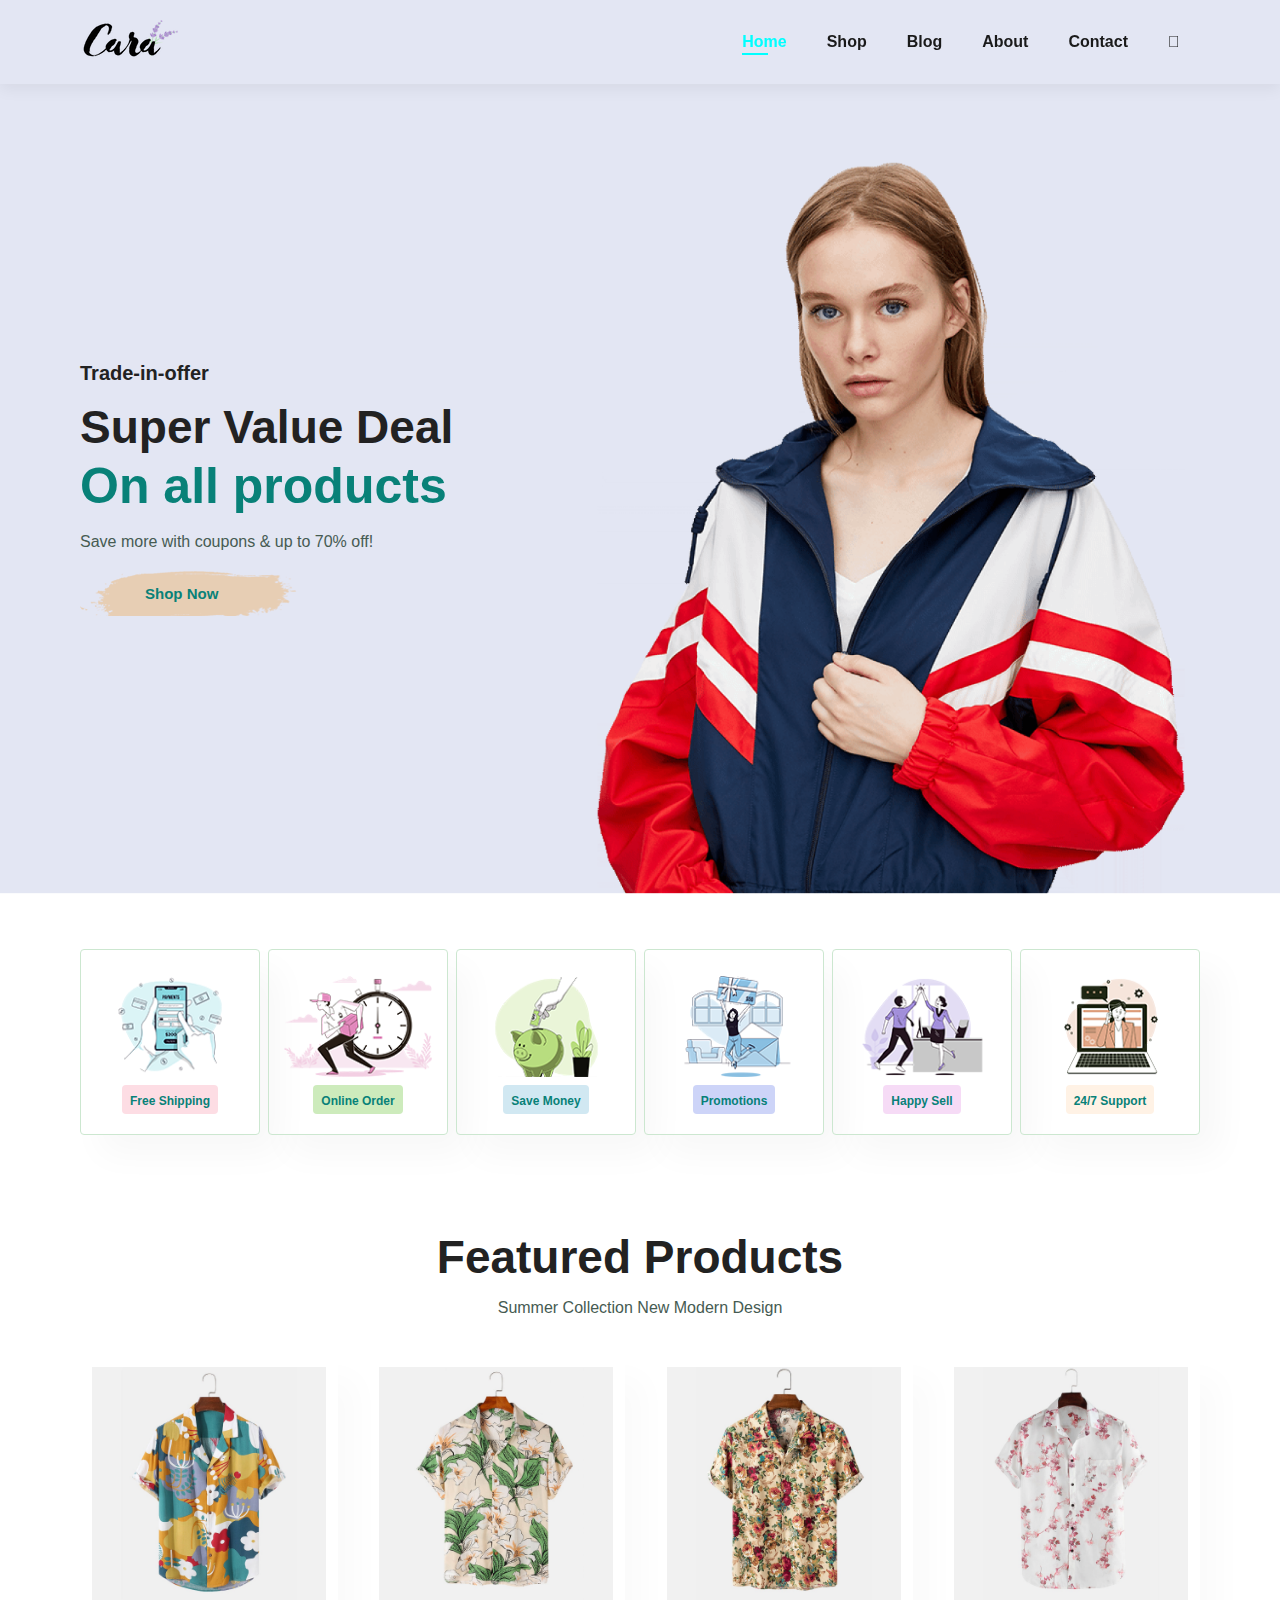
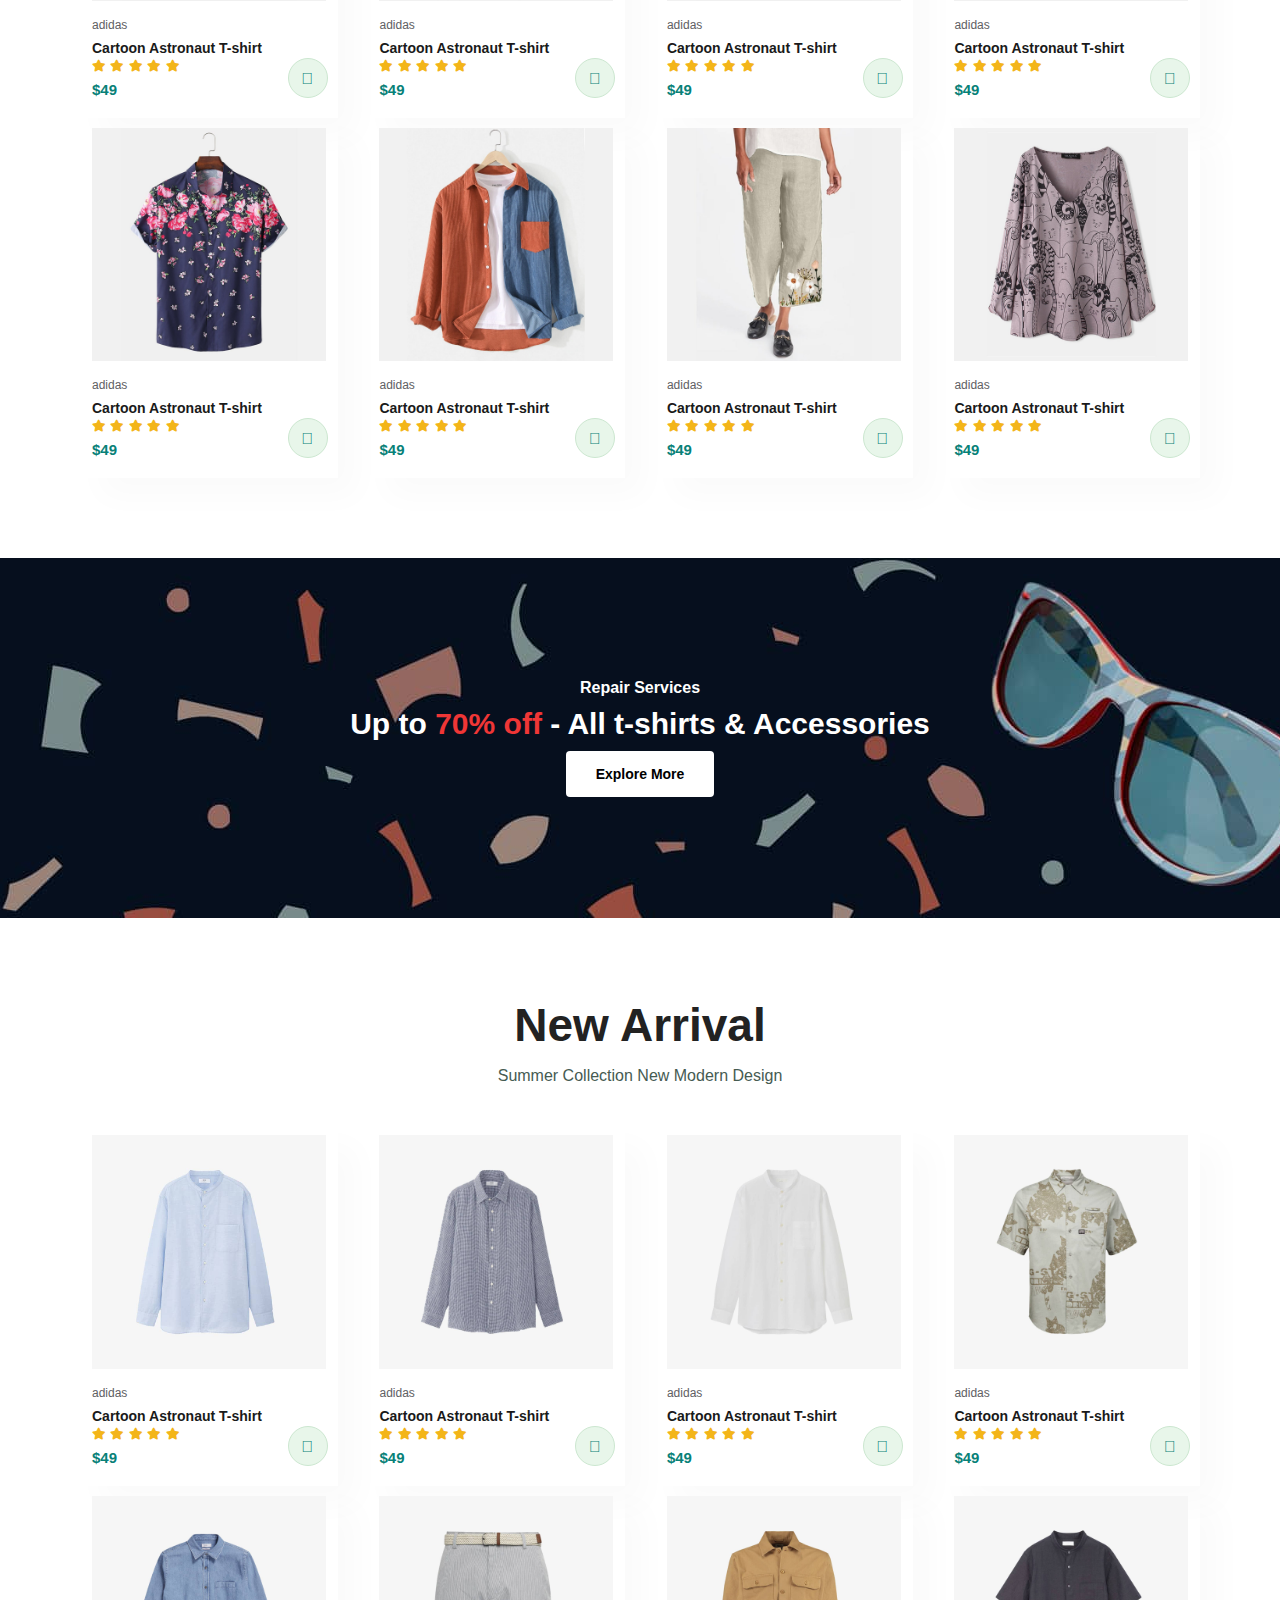
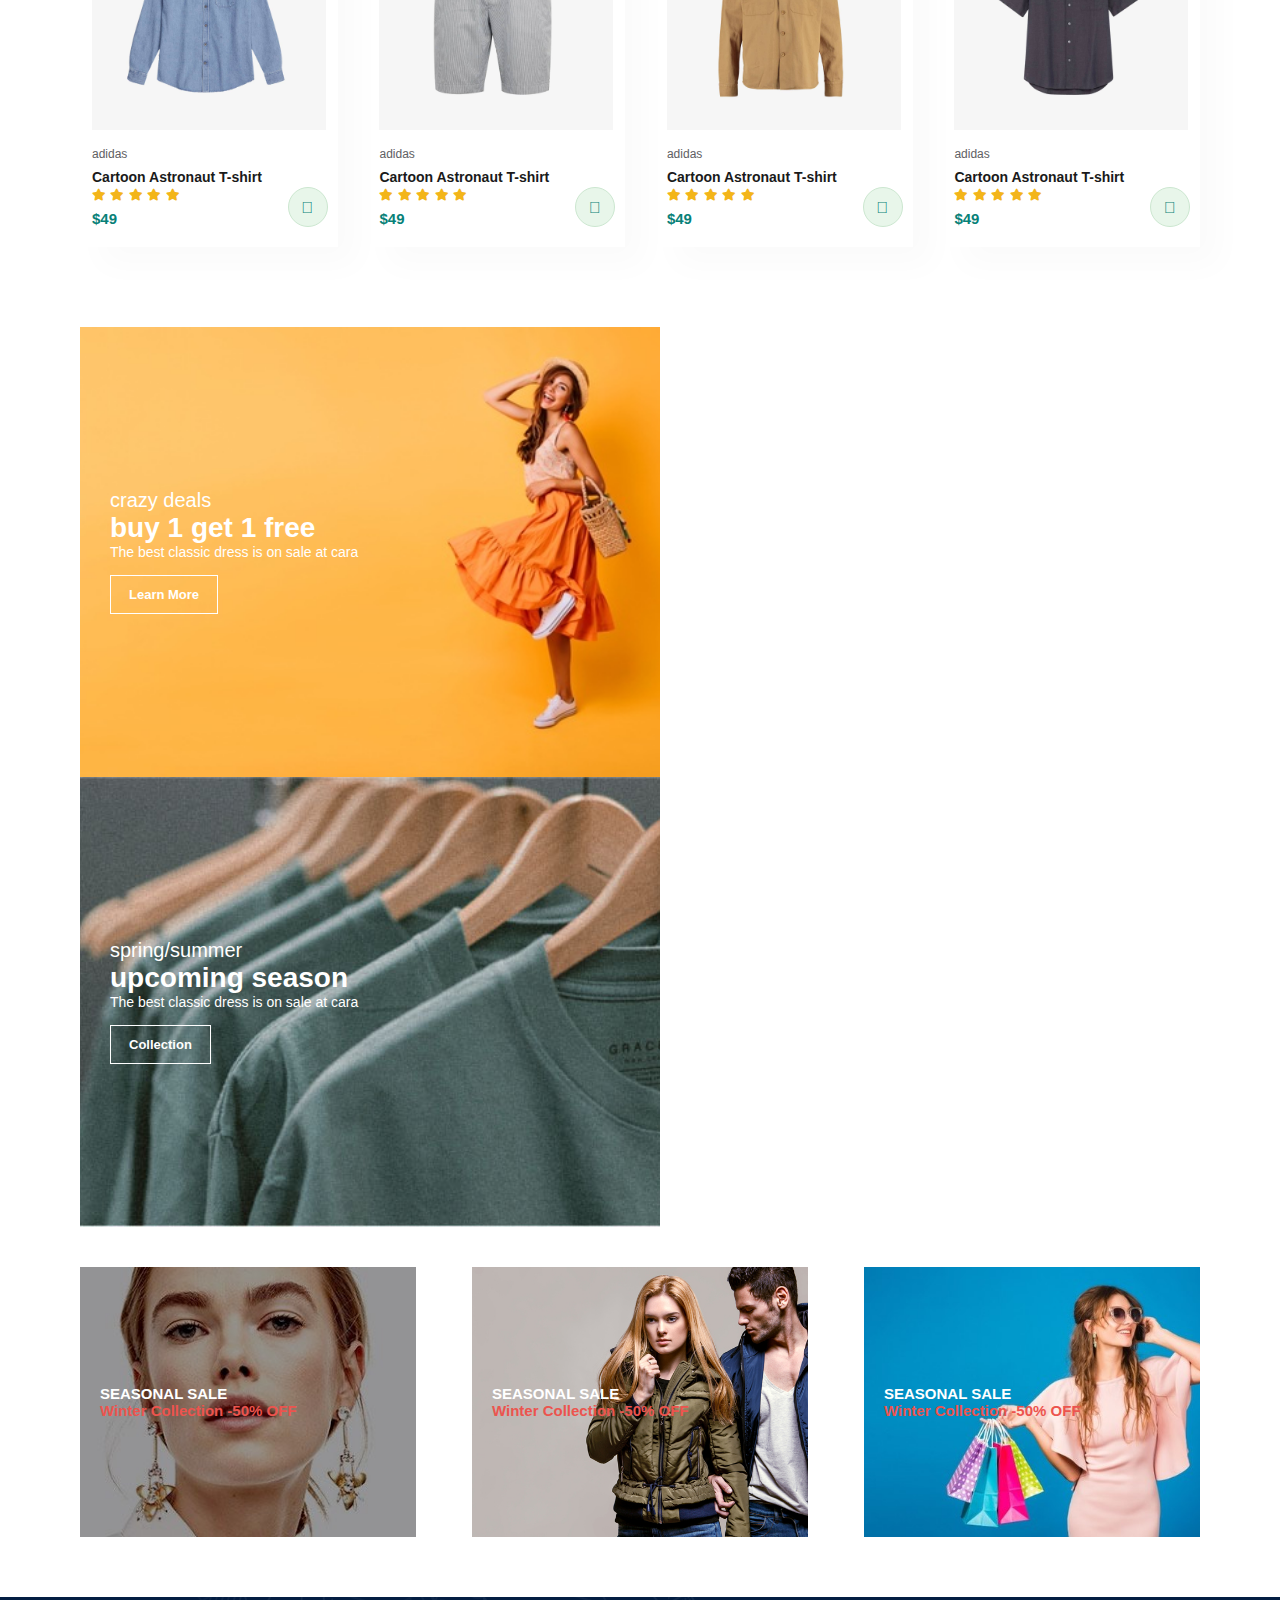
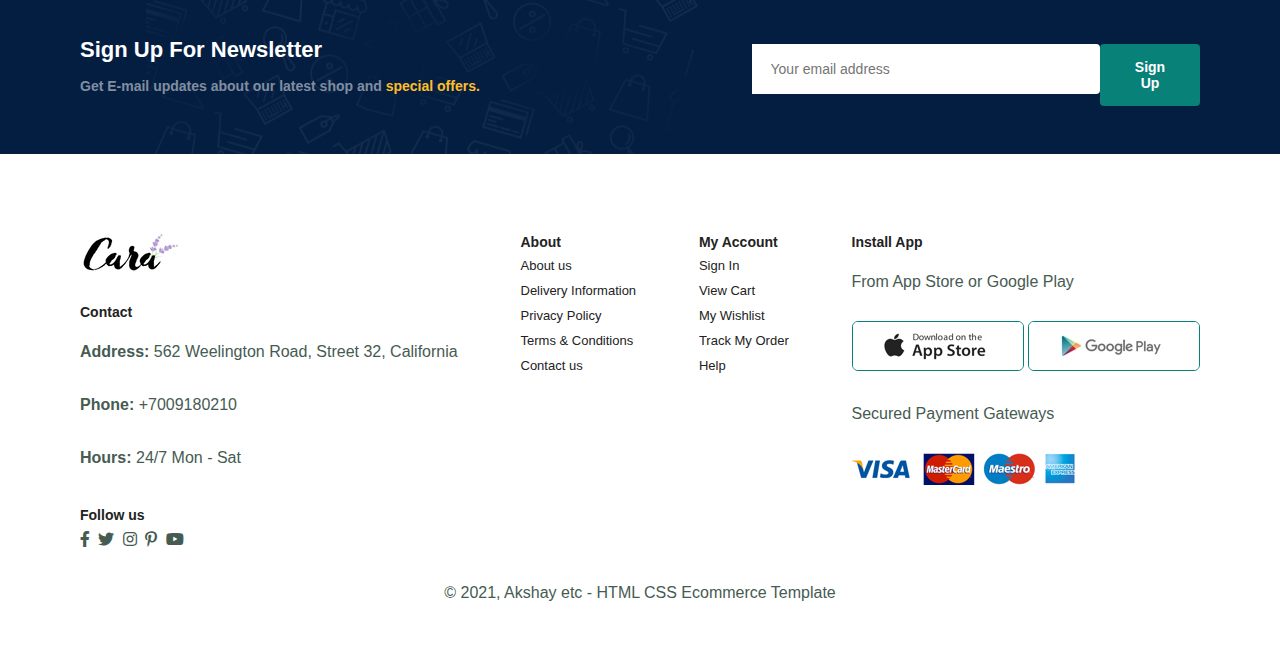
<file: index.html>
<!DOCTYPE html>
<html lang="en">
<head>
    <meta charset="UTF-8">
    <meta http-equiv="X-UA-Compatible" content="IE=edge">
    <meta name="viewport" content="width=device-width, initial-scale=1.0">
    <title>Document</title>
    <link rel="stylesheet" href="style.css">
    <link rel="stylesheet" href="https://pro.fontawesome.com/releases/v5.10.0/css/all.css"/>

</head>
<body>
    <section id="header">
        <a href="#"><img src="img/logo.png" class="logo" alt=""></a>


        <div>
            <ul id="navbar">
                <li><a class="active" href="index.html">Home</a></li>
                <li><a href="shop.html">Shop</a></li>
                <li><a href="blog.html">Blog</a></li>
                <li><a href="about.html">About</a></li>
                <li><a href="contact.html">Contact</a></li>
                <li id="lg-bag"><a href="cart.html"><i class="fal fa-shopping-cart"></i></a></li>
                <a href="#" id="close"><i class="far fa-times"></i></a>

            </ul>
        </div>
        <div id="mobile">
            <a href="cart.html"><i class="fal fa-shopping-cart"></i></a>
            <i id="bar" class="fas fa-outdent"></i>
        </div>

    </section>

    <section id="hero">
        <h4>Trade-in-offer</h4>
        <h2>Super Value Deal</h2>
        <h1>On all products</h1>
        <p>Save more with coupons & up to 70% off!</p>
        <button>Shop Now</button>
    </section>

    <section id="feature" class="section-p1">
        <div class="fe-box">
            <img src="img/features/f1.png" alt="">
            <h6>Free Shipping</h6>

        </div>
        <div class="fe-box">
            <img src="img/features/f2.png" alt="">
            <h6>Online Order</h6>

        </div>
        <div class="fe-box">
            <img src="img/features/f3.png" alt="">
            <h6>Save Money</h6>

        </div>
        <div class="fe-box">
            <img src="img/features/f4.png" alt="">
            <h6>Promotions</h6>

        </div>
        <div class="fe-box">
            <img src="img/features/f5.png" alt="">
            <h6>Happy Sell</h6>

        </div>
        <div class="fe-box">
            <img src="img/features/f6.png" alt="">
            <h6>24/7 Support</h6>

        </div>
</section>

    <section id="product1" class="section-p1">
        <h2>Featured Products</h2>
        <p>Summer Collection New Modern Design</p>
        <div class="pro-container">
        <div class="pro">
            <img src="img/products/f1.jpg" alt="">
            <div class="des">
                <span>adidas</span>
                <h5>Cartoon Astronaut T-shirt</h5>
                <div class="star">
                    <i class="fas fa-star"></i>
                    <i class="fas fa-star"></i>
                    <i class="fas fa-star"></i>
                    <i class="fas fa-star"></i>
                    <i class="fas fa-star"></i>
                </div>
                <h4>$49</h4>
            </div>
            <a href="#"><i class="fal fa-shopping-cart cart"></i></a>

        </div>

        <div class="pro">
            <img src="img/products/f2.jpg" alt="">
            <div class="des">
                <span>adidas</span>
                <h5>Cartoon Astronaut T-shirt</h5>
                <div class="star">
                    <i class="fas fa-star"></i>
                    <i class="fas fa-star"></i>
                    <i class="fas fa-star"></i>
                    <i class="fas fa-star"></i>
                    <i class="fas fa-star"></i>
                </div>
                <h4>$49</h4>
            </div>
            <a href="#"><i class="fal fa-shopping-cart cart"></i></a>

        </div>

        <div class="pro">
            <img src="img/products/f3.jpg" alt="">
            <div class="des">
                <span>adidas</span>
                <h5>Cartoon Astronaut T-shirt</h5>
                <div class="star">
                    <i class="fas fa-star"></i>
                    <i class="fas fa-star"></i>
                    <i class="fas fa-star"></i>
                    <i class="fas fa-star"></i>
                    <i class="fas fa-star"></i>
                </div>
                <h4>$49</h4>
            </div>
            <a href="#"><i class="fal fa-shopping-cart cart"></i></a>

        </div>

        <div class="pro">
            <img src="img/products/f4.jpg" alt="">
            <div class="des">
                <span>adidas</span>
                <h5>Cartoon Astronaut T-shirt</h5>
                <div class="star">
                    <i class="fas fa-star"></i>
                    <i class="fas fa-star"></i>
                    <i class="fas fa-star"></i>
                    <i class="fas fa-star"></i>
                    <i class="fas fa-star"></i>
                </div>
                <h4>$49</h4>
            </div>
            <a href="#"><i class="fal fa-shopping-cart cart"></i></a>

        </div>

        <div class="pro">
            <img src="img/products/f5.jpg" alt="">
            <div class="des">
                <span>adidas</span>
                <h5>Cartoon Astronaut T-shirt</h5>
                <div class="star">
                    <i class="fas fa-star"></i>
                    <i class="fas fa-star"></i>
                    <i class="fas fa-star"></i>
                    <i class="fas fa-star"></i>
                    <i class="fas fa-star"></i>
                </div>
                <h4>$49</h4>
            </div>
            <a href="#"><i class="fal fa-shopping-cart cart"></i></a>

        </div>

        <div class="pro">
            <img src="img/products/f6.jpg" alt="">
            <div class="des">
                <span>adidas</span>
                <h5>Cartoon Astronaut T-shirt</h5>
                <div class="star">
                    <i class="fas fa-star"></i>
                    <i class="fas fa-star"></i>
                    <i class="fas fa-star"></i>
                    <i class="fas fa-star"></i>
                    <i class="fas fa-star"></i>
                </div>
                <h4>$49</h4>
            </div>
            <a href="#"><i class="fal fa-shopping-cart cart"></i></a>

        </div>

        <div class="pro">
            <img src="img/products/f7.jpg" alt="">
            <div class="des">
                <span>adidas</span>
                <h5>Cartoon Astronaut T-shirt</h5>
                <div class="star">
                    <i class="fas fa-star"></i>
                    <i class="fas fa-star"></i>
                    <i class="fas fa-star"></i>
                    <i class="fas fa-star"></i>
                    <i class="fas fa-star"></i>
                </div>
                <h4>$49</h4>
            </div>
            <a href="#"><i class="fal fa-shopping-cart cart"></i></a>

        </div>

        <div class="pro">
            <img src="img/products/f8.jpg" alt="">
            <div class="des">
                <span>adidas</span>
                <h5>Cartoon Astronaut T-shirt</h5>
                <div class="star">
                    <i class="fas fa-star"></i>
                    <i class="fas fa-star"></i>
                    <i class="fas fa-star"></i>
                    <i class="fas fa-star"></i>
                    <i class="fas fa-star"></i>
                </div>
                <h4>$49</h4>
            </div>
            <a href="#"><i class="fal fa-shopping-cart cart"></i></a>

        </div>
    </div>

    </section>


    <section id="banner" class="section-m1">
        <h4>Repair Services</h4>
        <h2>Up to <span>70% off</span> - All t-shirts & Accessories</h2>
        <button class="normal">Explore More</button>
    </section>

    <section id="product1" class="section-p1">
        <h2>New Arrival</h2>
        <p>Summer Collection New Modern Design</p>
        <div class="pro-container">
        <div class="pro">
            <img src="img/products/n1.jpg" alt="">
            <div class="des">
                <span>adidas</span>
                <h5>Cartoon Astronaut T-shirt</h5>
                <div class="star">
                    <i class="fas fa-star"></i>
                    <i class="fas fa-star"></i>
                    <i class="fas fa-star"></i>
                    <i class="fas fa-star"></i>
                    <i class="fas fa-star"></i>
                </div>
                <h4>$49</h4>
            </div>
            <a href="#"><i class="fal fa-shopping-cart cart"></i></a>

        </div>

        <div class="pro">
            <img src="img/products/n2.jpg" alt="">
            <div class="des">
                <span>adidas</span>
                <h5>Cartoon Astronaut T-shirt</h5>
                <div class="star">
                    <i class="fas fa-star"></i>
                    <i class="fas fa-star"></i>
                    <i class="fas fa-star"></i>
                    <i class="fas fa-star"></i>
                    <i class="fas fa-star"></i>
                </div>
                <h4>$49</h4>
            </div>
            <a href="#"><i class="fal fa-shopping-cart cart"></i></a>

        </div>

        <div class="pro">
            <img src="img/products/n3.jpg" alt="">
            <div class="des">
                <span>adidas</span>
                <h5>Cartoon Astronaut T-shirt</h5>
                <div class="star">
                    <i class="fas fa-star"></i>
                    <i class="fas fa-star"></i>
                    <i class="fas fa-star"></i>
                    <i class="fas fa-star"></i>
                    <i class="fas fa-star"></i>
                </div>
                <h4>$49</h4>
            </div>
            <a href="#"><i class="fal fa-shopping-cart cart"></i></a>

        </div>

        <div class="pro">
            <img src="img/products/n4.jpg" alt="">
            <div class="des">
                <span>adidas</span>
                <h5>Cartoon Astronaut T-shirt</h5>
                <div class="star">
                    <i class="fas fa-star"></i>
                    <i class="fas fa-star"></i>
                    <i class="fas fa-star"></i>
                    <i class="fas fa-star"></i>
                    <i class="fas fa-star"></i>
                </div>
                <h4>$49</h4>
            </div>
            <a href="#"><i class="fal fa-shopping-cart cart"></i></a>

        </div>

        <div class="pro">
            <img src="img/products/n5.jpg" alt="">
            <div class="des">
                <span>adidas</span>
                <h5>Cartoon Astronaut T-shirt</h5>
                <div class="star">
                    <i class="fas fa-star"></i>
                    <i class="fas fa-star"></i>
                    <i class="fas fa-star"></i>
                    <i class="fas fa-star"></i>
                    <i class="fas fa-star"></i>
                </div>
                <h4>$49</h4>
            </div>
            <a href="#"><i class="fal fa-shopping-cart cart"></i></a>

        </div>

        <div class="pro">
            <img src="img/products/n6.jpg" alt="">
            <div class="des">
                <span>adidas</span>
                <h5>Cartoon Astronaut T-shirt</h5>
                <div class="star">
                    <i class="fas fa-star"></i>
                    <i class="fas fa-star"></i>
                    <i class="fas fa-star"></i>
                    <i class="fas fa-star"></i>
                    <i class="fas fa-star"></i>
                </div>
                <h4>$49</h4>
            </div>
            <a href="#"><i class="fal fa-shopping-cart cart"></i></a>

        </div>

        <div class="pro">
            <img src="img/products/n7.jpg" alt="">
            <div class="des">
                <span>adidas</span>
                <h5>Cartoon Astronaut T-shirt</h5>
                <div class="star">
                    <i class="fas fa-star"></i>
                    <i class="fas fa-star"></i>
                    <i class="fas fa-star"></i>
                    <i class="fas fa-star"></i>
                    <i class="fas fa-star"></i>
                </div>
                <h4>$49</h4>
            </div>
            <a href="#"><i class="fal fa-shopping-cart cart"></i></a>

        </div>

        <div class="pro">
            <img src="img/products/n8.jpg" alt="">
            <div class="des">
                <span>adidas</span>
                <h5>Cartoon Astronaut T-shirt</h5>
                <div class="star">
                    <i class="fas fa-star"></i>
                    <i class="fas fa-star"></i>
                    <i class="fas fa-star"></i>
                    <i class="fas fa-star"></i>
                    <i class="fas fa-star"></i>
                </div>
                <h4>$49</h4>
            </div>
            <a href="#"><i class="fal fa-shopping-cart cart"></i></a>

        </div>
    </div>

    </section>

    <section id="sm-banner" class="section-p1">
        <div class="banner-box">
            <h4>crazy deals</h4>
            <h2>buy 1 get 1 free</h2>
            <span>The best classic dress is on sale at cara</span>
            <button class="white">Learn More</button>
        </div>
        <div class="banner-box banner-box2">
            <h4>spring/summer</h4>
            <h2>upcoming season</h2>
            <span>The best classic dress is on sale at cara</span>
            <button class="white">Collection</button>
        </div>


    </section>
    <section id="banner3">
    <div class="banner-box">
        <h2>SEASONAL SALE</h2>
        <h3>Winter Collection -50% OFF</h3>
    </div>

    <div class="banner-box banner-box2">
        <h2>SEASONAL SALE</h2>
        <h3>Winter Collection -50% OFF</h3>
    </div>

    <div class="banner-box banner-box3">
        <h2>SEASONAL SALE</h2>
        <h3>Winter Collection -50% OFF</h3>
    </div>


    </section>

    <section id="newsletter" class="section-p1 section-m1">
        <div class="newstext">
            <h4>Sign Up For Newsletter</h4>
            <p>Get E-mail updates about our latest shop and <span> special offers.</span></p>

        </div>
        <div class="form">
            <input type="text" placeholder="Your email address">
            <button class="normal">Sign Up</button>
        </div>


    </section>

    <footer class="section-p1">
        <div class="col">
            <img src="img/logo.png" alt="" class="logo">
            <h4>Contact</h4>
            <p><strong>Address:</strong> 562 Weelington Road, Street 32, California</p>
            <p><strong>Phone:</strong> +7009180210</p>
            <p><strong>Hours:</strong> 24/7 Mon - Sat</p>
            <div class="follow">
                <h4>Follow us</h4>
                <div class="icon">
                    <i class="fab fa-facebook-f"></i>
                    <i class="fab fa-twitter"></i>
                    <i class="fab fa-instagram"></i>
                    <i class="fab fa-pinterest-p"></i>
                    <i class="fab fa-youtube"></i>

                </div>
            </div>


        </div>

        <div class="col">
            <h4>About</h4>
            <a href="#">About us</a>
            <a href="#">Delivery Information</a>
            <a href="#">Privacy Policy</a>
            <a href="#">Terms & Conditions</a>
            <a href="#">Contact us</a>
        </div>

        <div class="col">
            <h4>My Account</h4>
            <a href="#">Sign In</a>
            <a href="#">View Cart</a>
            <a href="#">My Wishlist</a>
            <a href="#">Track My Order</a>
            <a href="#">Help</a>
        </div>

        <div class="col install">
        <h4>Install App</h4>
        <p>From App Store or Google Play</p>
        <div class="row">
            <img src="img/pay/app.jpg" alt="">
            <img src="img/pay/play.jpg" alt="">
        </div>
        <p>Secured Payment Gateways</p>
        <img src="img/pay/pay.png" alt="">
    </div>
         

         <div class="copyright">
             <p>&copy; 2021, Akshay etc - HTML CSS Ecommerce Template</p>
         </div>
    </footer>




    
    <script src="script.js"></script>
</body>
</html>
</file>
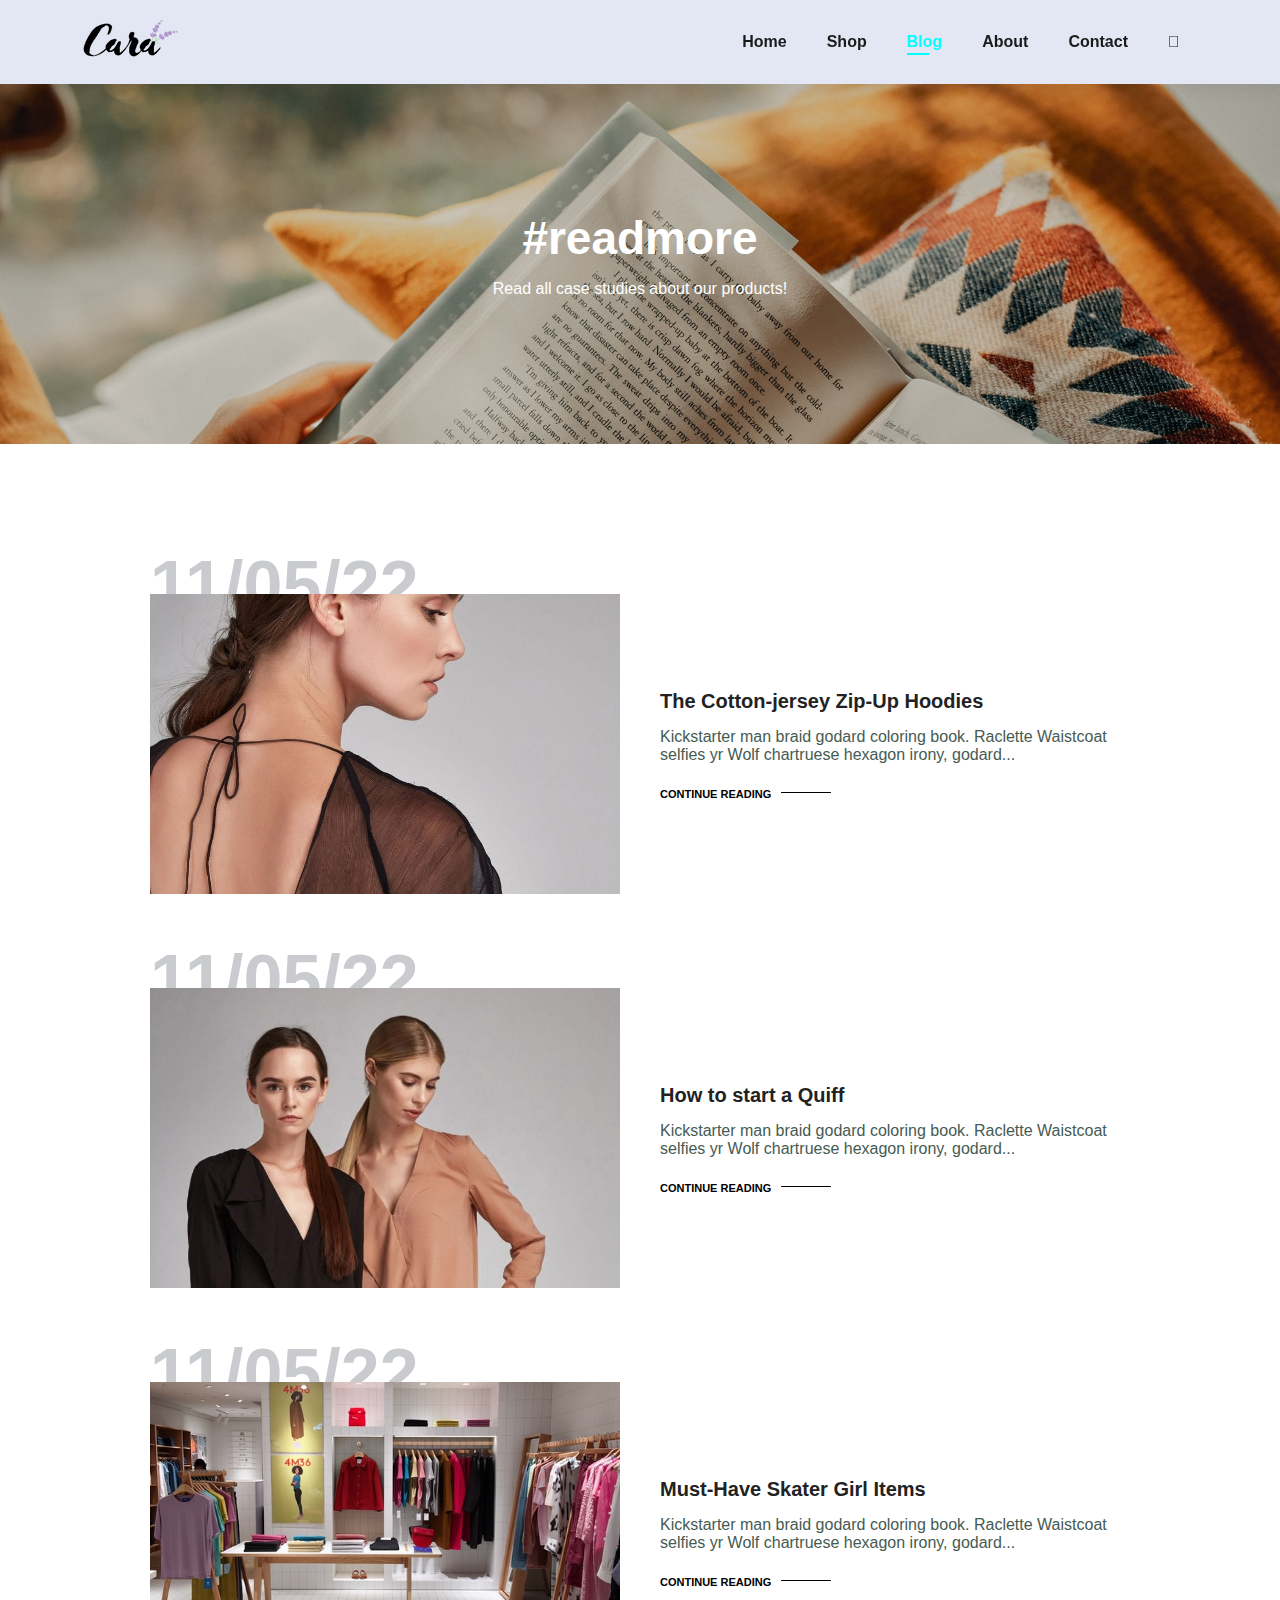
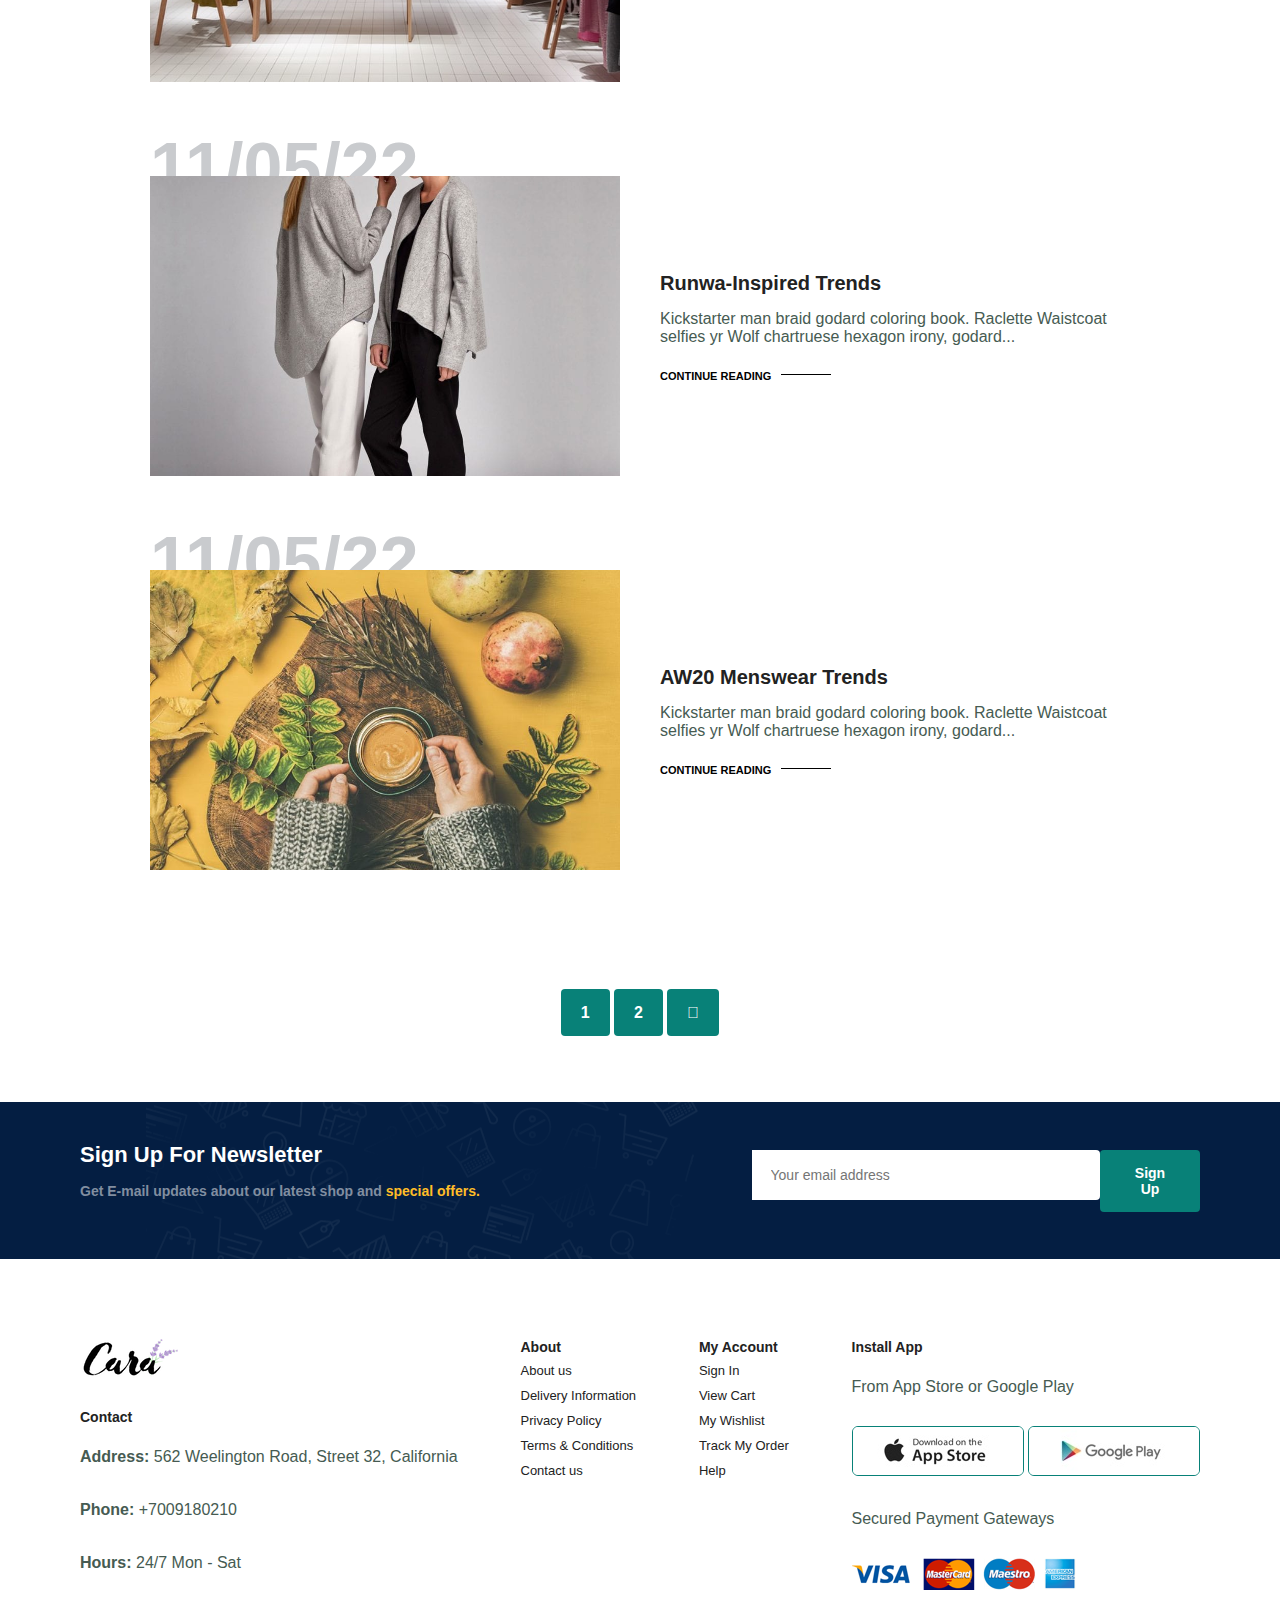
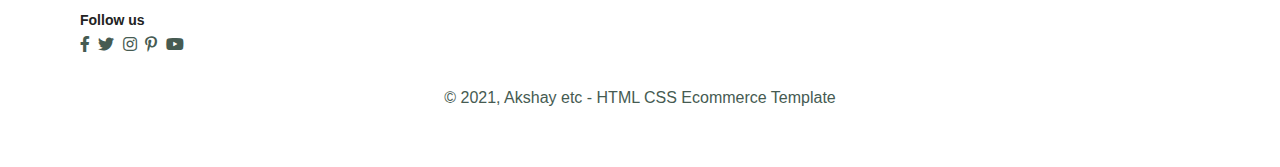
<file: blog.html>
<!DOCTYPE html>
<html lang="en">
<head>
    <meta charset="UTF-8">
    <meta http-equiv="X-UA-Compatible" content="IE=edge">
    <meta name="viewport" content="width=device-width, initial-scale=1.0">
    <title>Document</title>
    <link rel="stylesheet" href="style.css">
    <link rel="stylesheet" href="https://pro.fontawesome.com/releases/v5.10.0/css/all.css"/>

</head>
<body>
    <section id="header">
        <a href="#"><img src="img/logo.png" class="logo" alt=""></a>


        <div>
            <ul id="navbar">
                <li><a  href="index.html">Home</a></li>
                <li><a  href="shop.html">Shop</a></li>
                <li><a class="active" href="blog.html">Blog</a></li>
                <li><a href="about.html">About</a></li>
                <li><a href="contact.html">Contact</a></li>
                <li id="lg-bag"><a href="cart.html"><i class="fal fa-shopping-cart"></i></a></li>
                <a href="#" id="close"><i class="far fa-times"></i></a>

            </ul>
        </div>
        <div id="mobile">
            <a href="cart.html"><i class="fal fa-shopping-cart"></i></a>
            <i id="bar" class="fas fa-outdent"></i>
        </div>

    </section>

    <section id="page-header" class="blog-header">
        
        <h2>#readmore</h2>
        <p>Read all case studies about our products! </p>
       
    </section>

    <section id="blog">
        <div class="blog-box">
            <div class="blog-img">
                <img src="img/blog/b1.jpg" alt="">
            </div>
            <div class="blog-details">
                <h4>The Cotton-jersey Zip-Up Hoodies</h4>
                <p>Kickstarter man braid godard coloring book. Raclette Waistcoat selfies yr 
                    Wolf chartruese hexagon irony, godard...
                </p>
                <a href="#">CONTINUE READING</a>
                
            </div>
            <h1>11/05/22</h1>
        </div>

        <div class="blog-box">
            <div class="blog-img">
                <img src="img/blog/b2.jpg" alt="">
            </div>
            <div class="blog-details">
                <h4>How to start a Quiff</h4>
                <p>Kickstarter man braid godard coloring book. Raclette Waistcoat selfies yr 
                    Wolf chartruese hexagon irony, godard...
                </p>
                <a href="#">CONTINUE READING</a>
                
            </div>
            <h1>11/05/22</h1>
        </div>

        <div class="blog-box">
            <div class="blog-img">
                <img src="img/blog/b3.jpg" alt="">
            </div>
            <div class="blog-details">
                <h4>Must-Have Skater Girl Items</h4>
                <p>Kickstarter man braid godard coloring book. Raclette Waistcoat selfies yr 
                    Wolf chartruese hexagon irony, godard...
                </p>
                <a href="#">CONTINUE READING</a>
                
            </div>
            <h1>11/05/22</h1>
        </div>

        <div class="blog-box">
            <div class="blog-img">
                <img src="img/blog/b4.jpg" alt="">
            </div>
            <div class="blog-details">
                <h4>Runwa-Inspired Trends</h4>
                <p>Kickstarter man braid godard coloring book. Raclette Waistcoat selfies yr 
                    Wolf chartruese hexagon irony, godard...
                </p>
                <a href="#">CONTINUE READING</a>
                
            </div>
            <h1>11/05/22</h1>
        </div>

        <div class="blog-box">
            <div class="blog-img">
                <img src="img/blog/b6.jpg" alt="">
            </div>
            <div class="blog-details">
                <h4>AW20 Menswear Trends</h4>
                <p>Kickstarter man braid godard coloring book. Raclette Waistcoat selfies yr 
                    Wolf chartruese hexagon irony, godard...
                </p>
                <a href="#">CONTINUE READING</a>
                
            </div>
            <h1>11/05/22</h1>
        </div>
    </section>

    

    <section id="pagination" class="section-p1">
        <a href="#">1</a>
        <a href="#">2</a>
        <a href="#"><i class="fal fa-long-arrow-alt-right"></i></a>
    </section>

    <section id="newsletter" class="section-p1 section-m1">
        <div class="newstext">
            <h4>Sign Up For Newsletter</h4>
            <p>Get E-mail updates about our latest shop and <span> special offers.</span></p>

        </div>
        <div class="form">
            <input type="text" placeholder="Your email address">
            <button class="normal">Sign Up</button>
        </div>


    </section>

    <footer class="section-p1">
        <div class="col">
            <img src="img/logo.png" alt="" class="logo">
            <h4>Contact</h4>
            <p><strong>Address:</strong> 562 Weelington Road, Street 32, California</p>
            <p><strong>Phone:</strong> +7009180210</p>
            <p><strong>Hours:</strong> 24/7 Mon - Sat</p>
            <div class="follow">
                <h4>Follow us</h4>
                <div class="icon">
                    <i class="fab fa-facebook-f"></i>
                    <i class="fab fa-twitter"></i>
                    <i class="fab fa-instagram"></i>
                    <i class="fab fa-pinterest-p"></i>
                    <i class="fab fa-youtube"></i>

                </div>
            </div>


        </div>

        <div class="col">
            <h4>About</h4>
            <a href="#">About us</a>
            <a href="#">Delivery Information</a>
            <a href="#">Privacy Policy</a>
            <a href="#">Terms & Conditions</a>
            <a href="#">Contact us</a>
        </div>

        <div class="col">
            <h4>My Account</h4>
            <a href="#">Sign In</a>
            <a href="#">View Cart</a>
            <a href="#">My Wishlist</a>
            <a href="#">Track My Order</a>
            <a href="#">Help</a>
        </div>

        <div class="col install">
        <h4>Install App</h4>
        <p>From App Store or Google Play</p>
        <div class="row">
            <img src="img/pay/app.jpg" alt="">
            <img src="img/pay/play.jpg" alt="">
        </div>
        <p>Secured Payment Gateways</p>
        <img src="img/pay/pay.png" alt="">
    </div>
         

         <div class="copyright">
             <p>&copy; 2021, Akshay etc - HTML CSS Ecommerce Template</p>
         </div>
    </footer>

    <script src="script.js"></script>
</body>
</html>
</file>
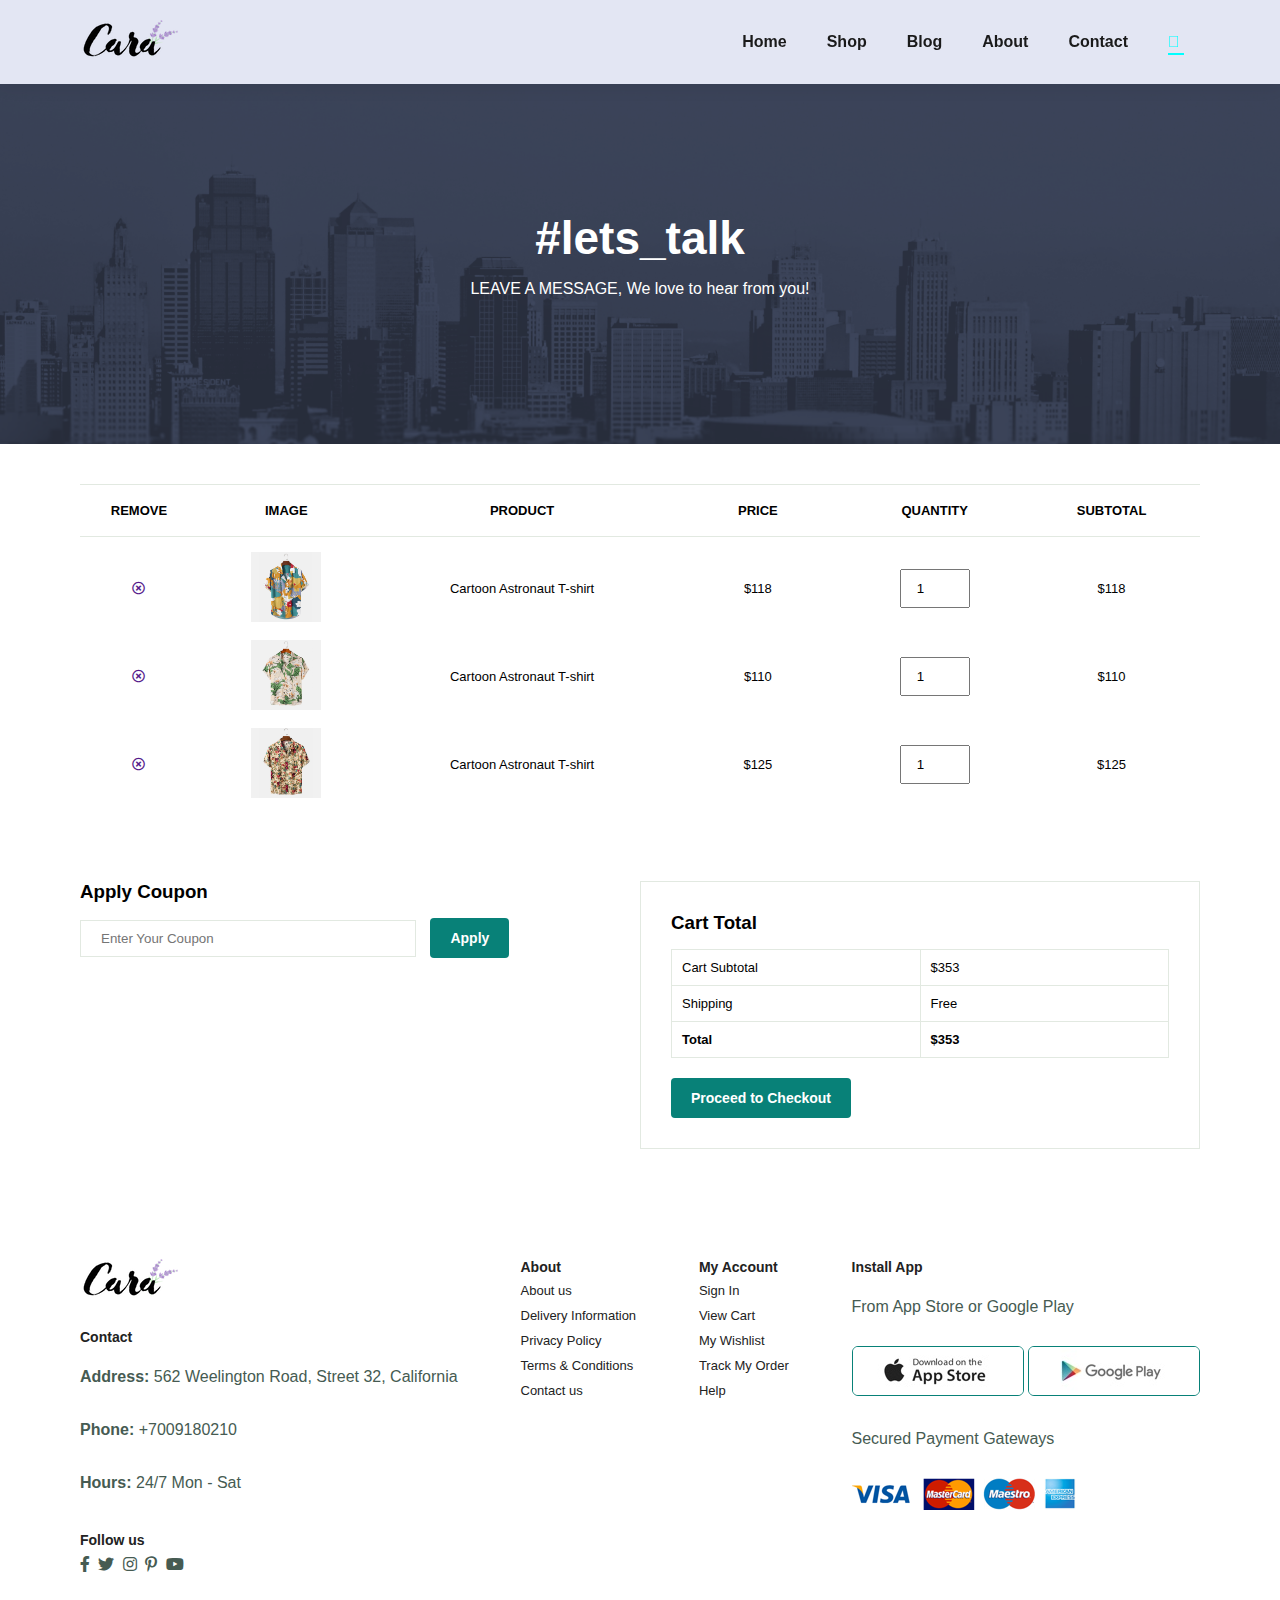
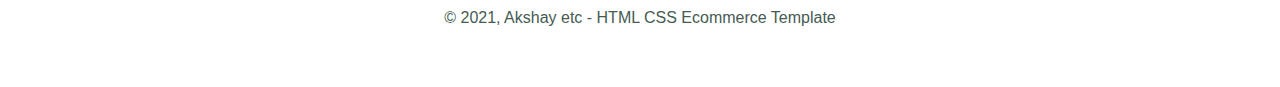
<file: cart.html>
<!DOCTYPE html>
<html lang="en">
<head>
    <meta charset="UTF-8">
    <meta http-equiv="X-UA-Compatible" content="IE=edge">
    <meta name="viewport" content="width=device-width, initial-scale=1.0">
    <title>Document</title>
    <link rel="stylesheet" href="style.css">
    <link rel="stylesheet" href="https://pro.fontawesome.com/releases/v5.10.0/css/all.css"/>

</head>
<body>
    <section id="header">
        <a href="#"><img src="img/logo.png" class="logo" alt=""></a>


        <div>
            <ul id="navbar">
                <li><a  href="index.html">Home</a></li>
                <li><a  href="shop.html">Shop</a></li>
                <li><a  href="blog.html">Blog</a></li>
                <li><a  href="about.html">About</a></li>
                <li><a  href="contact.html">Contact</a></li>
                <li id="lg-bag"><a class="active" href="cart.html"><i class="fal fa-shopping-cart"></i></a></li>
                <a href="#" id="close"><i class="far fa-times"></i></a>

            </ul>
        </div>
        <div id="mobile">
            <a href="cart.html"><i class="fal fa-shopping-cart"></i></a>
            <i id="bar" class="fas fa-outdent"></i>
        </div>

    </section>

    <section id="page-header" class="about-header">
        
        <h2>#lets_talk</h2>
        <p>LEAVE A MESSAGE, We love to hear from you!</p>
       
    </section>

    <section id="cart" class="section-p1">
        <table width="100%">
            <thead>
                <tr>
                    <td>Remove</td>
                    <td>Image</td>
                    <td>Product</td>
                    <td>Price</td>
                    <td>Quantity</td>
                    <td>Subtotal</td>
                </tr>
            </thead>
            <tbody>
                <tr>
                    <td><a href=""><i class="far fa-times-circle"></i></a></td>
                    <td><img src="img/products/f1.jpg" alt=""></td>
                    <td>Cartoon Astronaut T-shirt</td>
                    <td>$118</td>
                    <td><input type="number" value="1"></td>
                    <td>$118</td>
                </tr>

                <tr>
                    <td><a href=""><i class="far fa-times-circle"></i></a></td>
                    <td><img src="img/products/f2.jpg" alt=""></td>
                    <td>Cartoon Astronaut T-shirt</td>
                    <td>$110</td>
                    <td><input type="number" value="1"></td>
                    <td>$110</td>
                </tr>

                <tr>
                    <td><a href=""><i class="far fa-times-circle"></i></a></td>
                    <td><img src="img/products/f3.jpg" alt=""></td>
                    <td>Cartoon Astronaut T-shirt</td>
                    <td>$125</td>
                    <td><input type="number" value="1"></td>
                    <td>$125</td>
                </tr>
            </tbody>
        </table>
    </section>

    <section class="section-p1" id="cart-add">
        <div id="coupon">
            <h3>Apply Coupon</h3>
            <div>
                <input type="text" placeholder="Enter Your Coupon">
                <button class="normal">Apply</button>
            </div>
        </div>
        <div id="subtotal">
            <h3>Cart Total</h3>
            <table>
                <tr>
                    <td>Cart Subtotal</td>
                    <td>$353</td>
                </tr>
                <tr>
                    <td>Shipping</td>
                    <td>Free</td>
                </tr>
                <tr>
                    <td><strong>Total</strong></td>
                    <td><strong>$353</strong></td>
                </tr>
            </table>
            <button class="normal">Proceed to Checkout</button>
        </div>
    </section>

    


    <footer class="section-p1">
        <div class="col">
            <img src="img/logo.png" alt="" class="logo">
            <h4>Contact</h4>
            <p><strong>Address:</strong> 562 Weelington Road, Street 32, California</p>
            <p><strong>Phone:</strong> +7009180210</p>
            <p><strong>Hours:</strong> 24/7 Mon - Sat</p>
            <div class="follow">
                <h4>Follow us</h4>
                <div class="icon">
                    <i class="fab fa-facebook-f"></i>
                    <i class="fab fa-twitter"></i>
                    <i class="fab fa-instagram"></i>
                    <i class="fab fa-pinterest-p"></i>
                    <i class="fab fa-youtube"></i>

                </div>
            </div>


        </div>

        <div class="col">
            <h4>About</h4>
            <a href="#">About us</a>
            <a href="#">Delivery Information</a>
            <a href="#">Privacy Policy</a>
            <a href="#">Terms & Conditions</a>
            <a href="#">Contact us</a>
        </div>

        <div class="col">
            <h4>My Account</h4>
            <a href="#">Sign In</a>
            <a href="#">View Cart</a>
            <a href="#">My Wishlist</a>
            <a href="#">Track My Order</a>
            <a href="#">Help</a>
        </div>

        <div class="col install">
        <h4>Install App</h4>
        <p>From App Store or Google Play</p>
        <div class="row">
            <img src="img/pay/app.jpg" alt="">
            <img src="img/pay/play.jpg" alt="">
        </div>
        <p>Secured Payment Gateways</p>
        <img src="img/pay/pay.png" alt="">
    </div>
         

         <div class="copyright">
             <p>&copy; 2021, Akshay etc - HTML CSS Ecommerce Template</p>
         </div>
    </footer>

    <script src="script.js"></script>
</body>
</html>
</file>
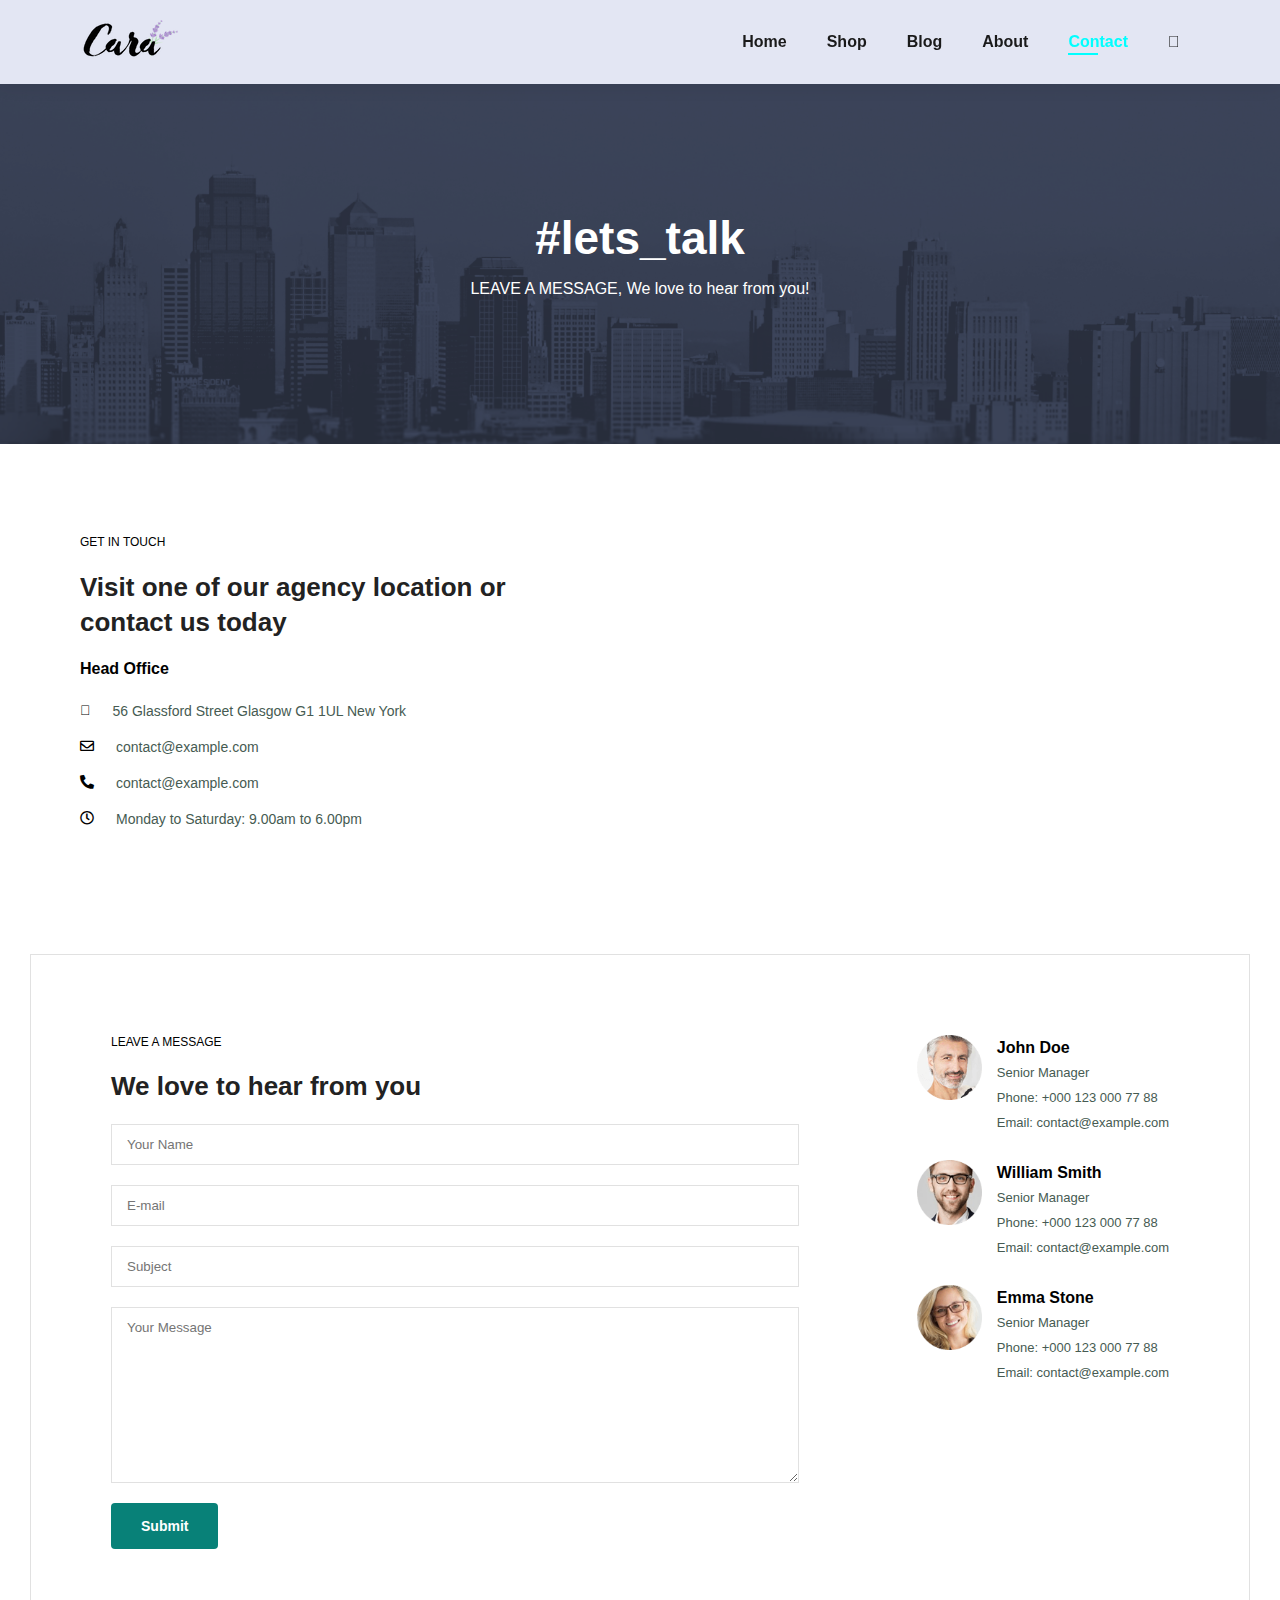
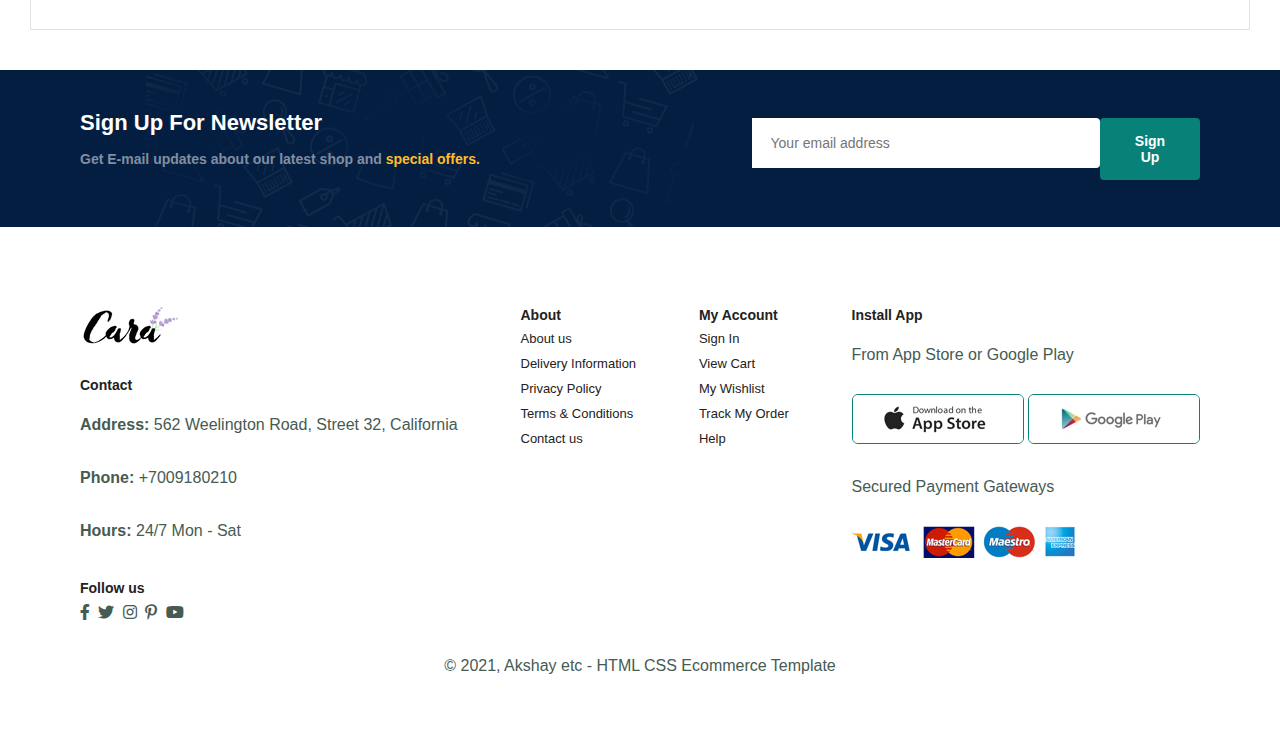
<file: contact.html>
<!DOCTYPE html>
<html lang="en">
<head>
    <meta charset="UTF-8">
    <meta http-equiv="X-UA-Compatible" content="IE=edge">
    <meta name="viewport" content="width=device-width, initial-scale=1.0">
    <title>Document</title>
    <link rel="stylesheet" href="style.css">
    <link rel="stylesheet" href="https://pro.fontawesome.com/releases/v5.10.0/css/all.css"/>

</head>
<body>
    <section id="header">
        <a href="#"><img src="img/logo.png" class="logo" alt=""></a>


        <div>
            <ul id="navbar">
                <li><a  href="index.html">Home</a></li>
                <li><a  href="shop.html">Shop</a></li>
                <li><a  href="blog.html">Blog</a></li>
                <li><a  href="about.html">About</a></li>
                <li><a class="active" href="contact.html">Contact</a></li>
                <li id="lg-bag"><a href="cart.html"><i class="fal fa-shopping-cart"></i></a></li>
                <a href="#" id="close"><i class="far fa-times"></i></a>

            </ul>
        </div>
        <div id="mobile">
            <a href="cart.html"><i class="fal fa-shopping-cart"></i></a>
            <i id="bar" class="fas fa-outdent"></i>
        </div>

    </section>

    <section id="page-header" class="about-header">
        
        <h2>#lets_talk</h2>
        <p>LEAVE A MESSAGE, We love to hear from you!</p>
       
    </section>
    
    <section id="contact-details" class="section-p1">
        <div class="details">
            <span>GET IN TOUCH</span>
            <h2>Visit one of our agency location or contact us today</h2>
            <h3>Head Office</h3>
            <div>
                <li>
                    <i class="fal fa-map"></i>
                    <p>56 Glassford Street Glasgow G1 1UL New York</p>
                </li>
                <li>
                    <i class="far fa-envelope"></i>
                    <p>contact@example.com </p>
                </li>
                <li>
                    <i class="fas fa-phone-alt"></i>
                    <p>contact@example.com</p>
                </li>
                <li>
                    <i class="far fa-clock"></i>
                    <p>Monday to Saturday: 9.00am to 6.00pm </p>
                </li>
            </div>
        </div>

        <div class="map">
            <iframe src="https://www.google.com/maps/embed?pb=!1m18!1m12!1m3!1d2469.8088025254456!2d-1.256555484681452!3d51.754819700404106!2m3!1f0!2f0!3f0!3m2!1i1024!2i768!4f13.1!3m3!1m2!1s0x4876c6aec154c977%3A0xe2f2a119828c3ea3!2sOld%20Indian%20Institute%20Building%2C%2034%20Broad%20St%2C%20Oxford%20OX1%203BD%2C%20UK!5e0!3m2!1sen!2sin!4v1652428360622!5m2!1sen!2sin" width="600" height="450" style="border:0;" allowfullscreen="" loading="lazy" referrerpolicy="no-referrer-when-downgrade"></iframe>
        </div>
    </section>

    <section id="form-details">
        <form action="">
            <span>LEAVE A MESSAGE</span>
            <h2>We love to hear from you</h2>
            <input type="text" placeholder="Your Name">
            <input type="text" placeholder="E-mail">
            <input type="text" placeholder="Subject">
            <textarea name="" id="" cols="30" rows="10" placeholder="Your Message"></textarea>
            <button class="normal">Submit</button>
        </form>

        <div class="people">
            <div>
                <img src="img/people/1.png" alt="">
                <p><span>John Doe</span> Senior Manager <br> Phone: +000 123 000 77 88 <br>
                 Email: contact@example.com</p>
            </div>
            <div>
                <img src="img/people/2.png" alt="">
                <p><span>William Smith
                </span> Senior Manager <br> Phone: +000 123 000 77 88 <br>
                 Email: contact@example.com</p>
            </div>
            <div>
                <img src="img/people/3.png" alt="">
                <p><span>Emma Stone</span> Senior Manager <br> Phone: +000 123 000 77 88 <br>
                 Email: contact@example.com</p>
            </div>
        </div>
    </section>

<section id="newsletter" class="section-p1 section-m1">
    <div class="newstext">
        <h4>Sign Up For Newsletter</h4>
        <p>Get E-mail updates about our latest shop and <span> special offers.</span></p>

    </div>
    <div class="form">
        <input type="text" placeholder="Your email address">
        <button class="normal">Sign Up</button>
    </div>


</section>



    <footer class="section-p1">
        <div class="col">
            <img src="img/logo.png" alt="" class="logo">
            <h4>Contact</h4>
            <p><strong>Address:</strong> 562 Weelington Road, Street 32, California</p>
            <p><strong>Phone:</strong> +7009180210</p>
            <p><strong>Hours:</strong> 24/7 Mon - Sat</p>
            <div class="follow">
                <h4>Follow us</h4>
                <div class="icon">
                    <i class="fab fa-facebook-f"></i>
                    <i class="fab fa-twitter"></i>
                    <i class="fab fa-instagram"></i>
                    <i class="fab fa-pinterest-p"></i>
                    <i class="fab fa-youtube"></i>

                </div>
            </div>


        </div>

        <div class="col">
            <h4>About</h4>
            <a href="#">About us</a>
            <a href="#">Delivery Information</a>
            <a href="#">Privacy Policy</a>
            <a href="#">Terms & Conditions</a>
            <a href="#">Contact us</a>
        </div>

        <div class="col">
            <h4>My Account</h4>
            <a href="#">Sign In</a>
            <a href="#">View Cart</a>
            <a href="#">My Wishlist</a>
            <a href="#">Track My Order</a>
            <a href="#">Help</a>
        </div>

        <div class="col install">
        <h4>Install App</h4>
        <p>From App Store or Google Play</p>
        <div class="row">
            <img src="img/pay/app.jpg" alt="">
            <img src="img/pay/play.jpg" alt="">
        </div>
        <p>Secured Payment Gateways</p>
        <img src="img/pay/pay.png" alt="">
    </div>
         

         <div class="copyright">
             <p>&copy; 2021, Akshay etc - HTML CSS Ecommerce Template</p>
         </div>
    </footer>

    <script src="script.js"></script>
</body>
</html>
</file>
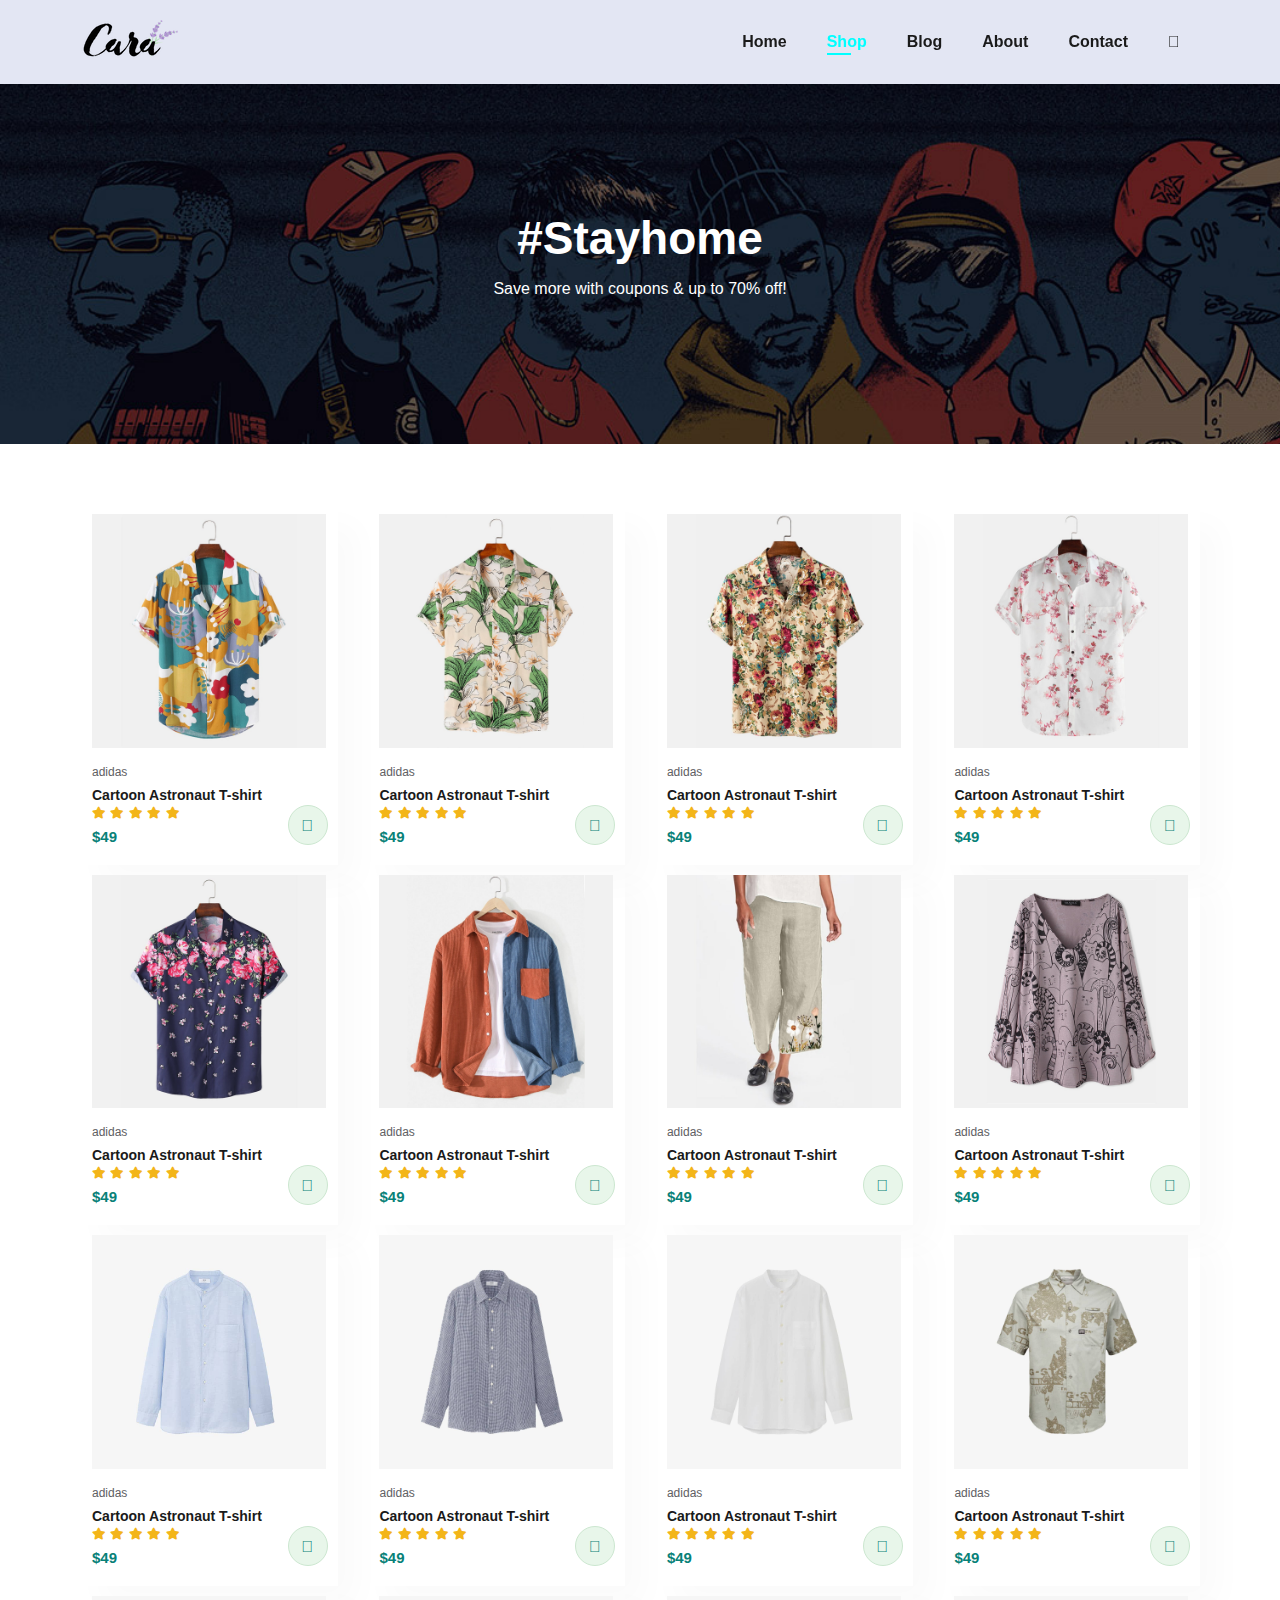
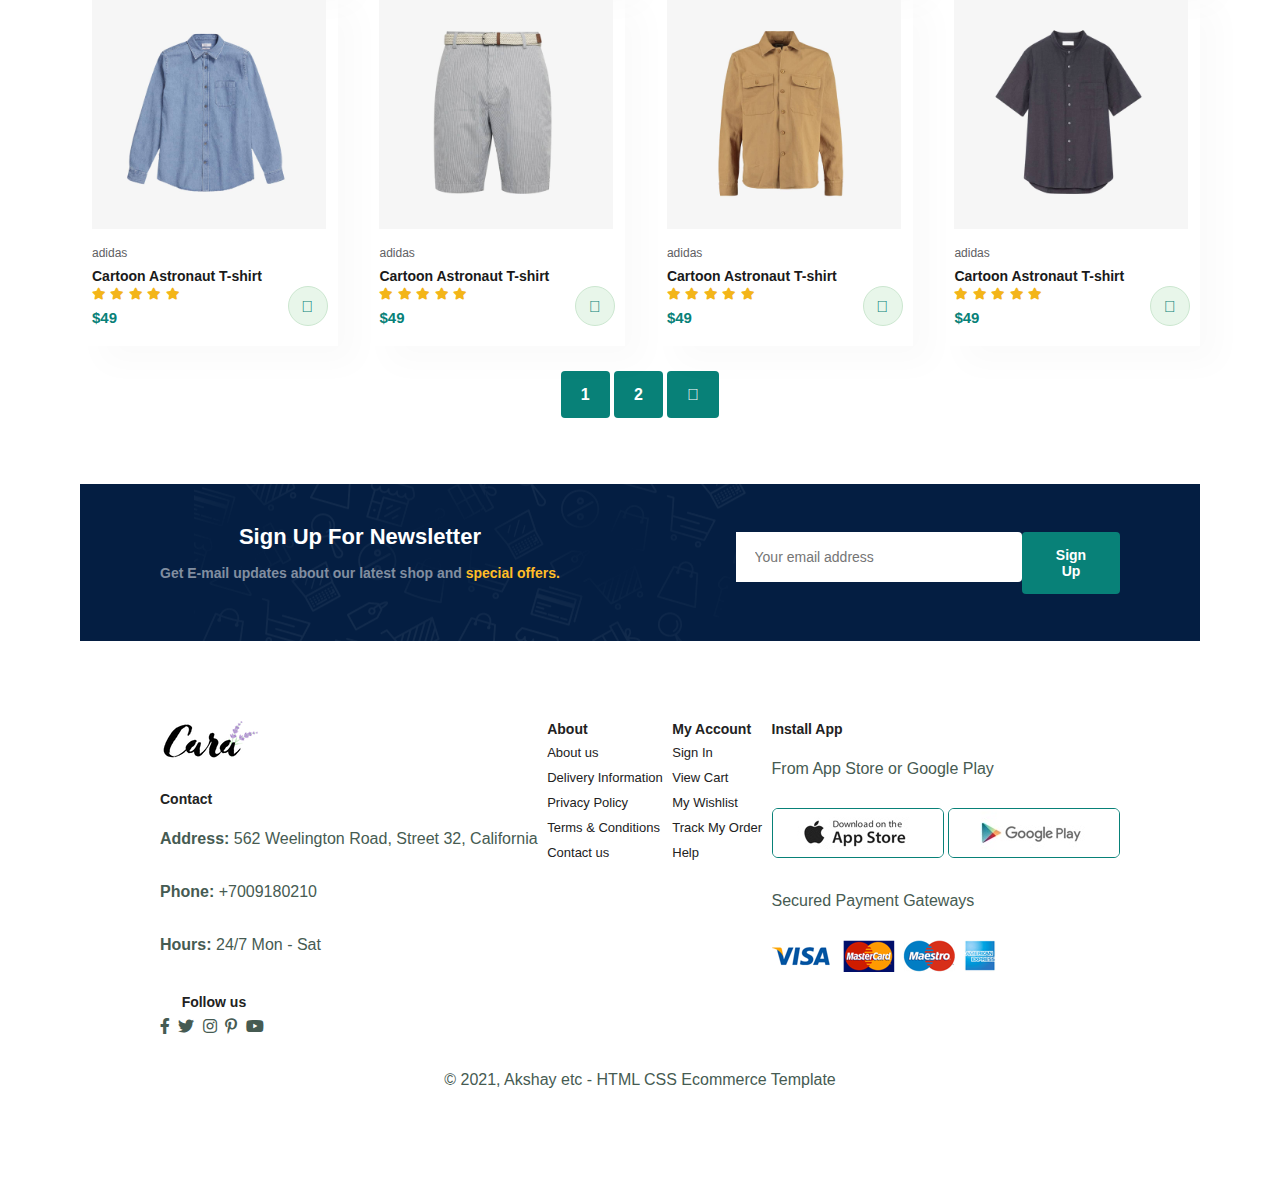
<file: shop.html>
<!DOCTYPE html>
<html lang="en">
<head>
    <meta charset="UTF-8">
    <meta http-equiv="X-UA-Compatible" content="IE=edge">
    <meta name="viewport" content="width=device-width, initial-scale=1.0">
    <title>Document</title>
    <link rel="stylesheet" href="style.css">
    <link rel="stylesheet" href="https://pro.fontawesome.com/releases/v5.10.0/css/all.css"/>

</head>
<body>
    <section id="header">
        <a href="#"><img src="img/logo.png" class="logo" alt=""></a>


        <div>
            <ul id="navbar">
                <li><a  href="index.html">Home</a></li>
                <li><a class="active" href="shop.html">Shop</a></li>
                <li><a href="blog.html">Blog</a></li>
                <li><a href="about.html">About</a></li>
                <li><a href="contact.html">Contact</a></li>
                <li id="lg-bag"><a href="cart.html"><i class="fal fa-shopping-cart"></i></a></li>
                <a href="#" id="close"><i class="far fa-times"></i></a>

            </ul>
        </div>
        <div id="mobile">
            <a href="cart.html"><i class="fal fa-shopping-cart"></i></a>
            <i id="bar" class="fas fa-outdent"></i>
        </div>

    </section>

    <section id="page-header">
        
        <h2>#Stayhome</h2>
        <p>Save more with coupons & up to 70% off!</p>
       
    </section>



    <section id="product1" class="section-p1">
        <div class="pro-container">
        <div class="pro" onclick="window.location.href='sproduct.html';">
            <img src="img/products/f1.jpg" alt="">
            <div class="des">
                <span>adidas</span>
                <h5>Cartoon Astronaut T-shirt</h5>
                <div class="star">
                    <i class="fas fa-star"></i>
                    <i class="fas fa-star"></i>
                    <i class="fas fa-star"></i>
                    <i class="fas fa-star"></i>
                    <i class="fas fa-star"></i>
                </div>
                <h4>$49</h4>
            </div>
            <a href="#"><i class="fal fa-shopping-cart cart"></i></a>

        </div>

        <div class="pro">
            <img src="img/products/f2.jpg" alt="">
            <div class="des">
                <span>adidas</span>
                <h5>Cartoon Astronaut T-shirt</h5>
                <div class="star">
                    <i class="fas fa-star"></i>
                    <i class="fas fa-star"></i>
                    <i class="fas fa-star"></i>
                    <i class="fas fa-star"></i>
                    <i class="fas fa-star"></i>
                </div>
                <h4>$49</h4>
            </div>
            <a href="#"><i class="fal fa-shopping-cart cart"></i></a>

        </div>

        <div class="pro">
            <img src="img/products/f3.jpg" alt="">
            <div class="des">
                <span>adidas</span>
                <h5>Cartoon Astronaut T-shirt</h5>
                <div class="star">
                    <i class="fas fa-star"></i>
                    <i class="fas fa-star"></i>
                    <i class="fas fa-star"></i>
                    <i class="fas fa-star"></i>
                    <i class="fas fa-star"></i>
                </div>
                <h4>$49</h4>
            </div>
            <a href="#"><i class="fal fa-shopping-cart cart"></i></a>

        </div>

        <div class="pro">
            <img src="img/products/f4.jpg" alt="">
            <div class="des">
                <span>adidas</span>
                <h5>Cartoon Astronaut T-shirt</h5>
                <div class="star">
                    <i class="fas fa-star"></i>
                    <i class="fas fa-star"></i>
                    <i class="fas fa-star"></i>
                    <i class="fas fa-star"></i>
                    <i class="fas fa-star"></i>
                </div>
                <h4>$49</h4>
            </div>
            <a href="#"><i class="fal fa-shopping-cart cart"></i></a>

        </div>

        <div class="pro">
            <img src="img/products/f5.jpg" alt="">
            <div class="des">
                <span>adidas</span>
                <h5>Cartoon Astronaut T-shirt</h5>
                <div class="star">
                    <i class="fas fa-star"></i>
                    <i class="fas fa-star"></i>
                    <i class="fas fa-star"></i>
                    <i class="fas fa-star"></i>
                    <i class="fas fa-star"></i>
                </div>
                <h4>$49</h4>
            </div>
            <a href="#"><i class="fal fa-shopping-cart cart"></i></a>

        </div>

        <div class="pro">
            <img src="img/products/f6.jpg" alt="">
            <div class="des">
                <span>adidas</span>
                <h5>Cartoon Astronaut T-shirt</h5>
                <div class="star">
                    <i class="fas fa-star"></i>
                    <i class="fas fa-star"></i>
                    <i class="fas fa-star"></i>
                    <i class="fas fa-star"></i>
                    <i class="fas fa-star"></i>
                </div>
                <h4>$49</h4>
            </div>
            <a href="#"><i class="fal fa-shopping-cart cart"></i></a>

        </div>

        <div class="pro">
            <img src="img/products/f7.jpg" alt="">
            <div class="des">
                <span>adidas</span>
                <h5>Cartoon Astronaut T-shirt</h5>
                <div class="star">
                    <i class="fas fa-star"></i>
                    <i class="fas fa-star"></i>
                    <i class="fas fa-star"></i>
                    <i class="fas fa-star"></i>
                    <i class="fas fa-star"></i>
                </div>
                <h4>$49</h4>
            </div>
            <a href="#"><i class="fal fa-shopping-cart cart"></i></a>

        </div>

        <div class="pro">
            <img src="img/products/f8.jpg" alt="">
            <div class="des">
                <span>adidas</span>
                <h5>Cartoon Astronaut T-shirt</h5>
                <div class="star">
                    <i class="fas fa-star"></i>
                    <i class="fas fa-star"></i>
                    <i class="fas fa-star"></i>
                    <i class="fas fa-star"></i>
                    <i class="fas fa-star"></i>
                </div>
                <h4>$49</h4>
            </div>
            <a href="#"><i class="fal fa-shopping-cart cart"></i></a>

        </div>
        <div class="pro">
            <img src="img/products/n1.jpg" alt="">
            <div class="des">
                <span>adidas</span>
                <h5>Cartoon Astronaut T-shirt</h5>
                <div class="star">
                    <i class="fas fa-star"></i>
                    <i class="fas fa-star"></i>
                    <i class="fas fa-star"></i>
                    <i class="fas fa-star"></i>
                    <i class="fas fa-star"></i>
                </div>
                <h4>$49</h4>
            </div>
            <a href="#"><i class="fal fa-shopping-cart cart"></i></a>

        </div>

        <div class="pro">
            <img src="img/products/n2.jpg" alt="">
            <div class="des">
                <span>adidas</span>
                <h5>Cartoon Astronaut T-shirt</h5>
                <div class="star">
                    <i class="fas fa-star"></i>
                    <i class="fas fa-star"></i>
                    <i class="fas fa-star"></i>
                    <i class="fas fa-star"></i>
                    <i class="fas fa-star"></i>
                </div>
                <h4>$49</h4>
            </div>
            <a href="#"><i class="fal fa-shopping-cart cart"></i></a>

        </div>

        <div class="pro">
            <img src="img/products/n3.jpg" alt="">
            <div class="des">
                <span>adidas</span>
                <h5>Cartoon Astronaut T-shirt</h5>
                <div class="star">
                    <i class="fas fa-star"></i>
                    <i class="fas fa-star"></i>
                    <i class="fas fa-star"></i>
                    <i class="fas fa-star"></i>
                    <i class="fas fa-star"></i>
                </div>
                <h4>$49</h4>
            </div>
            <a href="#"><i class="fal fa-shopping-cart cart"></i></a>

        </div>

        <div class="pro">
            <img src="img/products/n4.jpg" alt="">
            <div class="des">
                <span>adidas</span>
                <h5>Cartoon Astronaut T-shirt</h5>
                <div class="star">
                    <i class="fas fa-star"></i>
                    <i class="fas fa-star"></i>
                    <i class="fas fa-star"></i>
                    <i class="fas fa-star"></i>
                    <i class="fas fa-star"></i>
                </div>
                <h4>$49</h4>
            </div>
            <a href="#"><i class="fal fa-shopping-cart cart"></i></a>

        </div>

        <div class="pro">
            <img src="img/products/n5.jpg" alt="">
            <div class="des">
                <span>adidas</span>
                <h5>Cartoon Astronaut T-shirt</h5>
                <div class="star">
                    <i class="fas fa-star"></i>
                    <i class="fas fa-star"></i>
                    <i class="fas fa-star"></i>
                    <i class="fas fa-star"></i>
                    <i class="fas fa-star"></i>
                </div>
                <h4>$49</h4>
            </div>
            <a href="#"><i class="fal fa-shopping-cart cart"></i></a>

        </div>

        <div class="pro">
            <img src="img/products/n6.jpg" alt="">
            <div class="des">
                <span>adidas</span>
                <h5>Cartoon Astronaut T-shirt</h5>
                <div class="star">
                    <i class="fas fa-star"></i>
                    <i class="fas fa-star"></i>
                    <i class="fas fa-star"></i>
                    <i class="fas fa-star"></i>
                    <i class="fas fa-star"></i>
                </div>
                <h4>$49</h4>
            </div>
            <a href="#"><i class="fal fa-shopping-cart cart"></i></a>

        </div>

        <div class="pro">
            <img src="img/products/n7.jpg" alt="">
            <div class="des">
                <span>adidas</span>
                <h5>Cartoon Astronaut T-shirt</h5>
                <div class="star">
                    <i class="fas fa-star"></i>
                    <i class="fas fa-star"></i>
                    <i class="fas fa-star"></i>
                    <i class="fas fa-star"></i>
                    <i class="fas fa-star"></i>
                </div>
                <h4>$49</h4>
            </div>
            <a href="#"><i class="fal fa-shopping-cart cart"></i></a>

        </div>

        <div class="pro">
            <img src="img/products/n8.jpg" alt="">
            <div class="des">
                <span>adidas</span>
                <h5>Cartoon Astronaut T-shirt</h5>
                <div class="star">
                    <i class="fas fa-star"></i>
                    <i class="fas fa-star"></i>
                    <i class="fas fa-star"></i>
                    <i class="fas fa-star"></i>
                    <i class="fas fa-star"></i>
                </div>
                <h4>$49</h4>
            </div>
            <a href="#"><i class="fal fa-shopping-cart cart"></i></a>

        </div>
    </div>

    

    <section id="pagination" class="section-p1">
        <a href="#">1</a>
        <a href="#">2</a>
        <a href="#"><i class="fal fa-long-arrow-alt-right"></i></a>
    </section>

    <section id="newsletter" class="section-p1 section-m1">
        <div class="newstext">
            <h4>Sign Up For Newsletter</h4>
            <p>Get E-mail updates about our latest shop and <span> special offers.</span></p>

        </div>
        <div class="form">
            <input type="text" placeholder="Your email address">
            <button class="normal">Sign Up</button>
        </div>


    </section>

    <footer class="section-p1">
        <div class="col">
            <img src="img/logo.png" alt="" class="logo">
            <h4>Contact</h4>
            <p><strong>Address:</strong> 562 Weelington Road, Street 32, California</p>
            <p><strong>Phone:</strong> +7009180210</p>
            <p><strong>Hours:</strong> 24/7 Mon - Sat</p>
            <div class="follow">
                <h4>Follow us</h4>
                <div class="icon">
                    <i class="fab fa-facebook-f"></i>
                    <i class="fab fa-twitter"></i>
                    <i class="fab fa-instagram"></i>
                    <i class="fab fa-pinterest-p"></i>
                    <i class="fab fa-youtube"></i>

                </div>
            </div>


        </div>

        <div class="col">
            <h4>About</h4>
            <a href="#">About us</a>
            <a href="#">Delivery Information</a>
            <a href="#">Privacy Policy</a>
            <a href="#">Terms & Conditions</a>
            <a href="#">Contact us</a>
        </div>

        <div class="col">
            <h4>My Account</h4>
            <a href="#">Sign In</a>
            <a href="#">View Cart</a>
            <a href="#">My Wishlist</a>
            <a href="#">Track My Order</a>
            <a href="#">Help</a>
        </div>

        <div class="col install">
        <h4>Install App</h4>
        <p>From App Store or Google Play</p>
        <div class="row">
            <img src="img/pay/app.jpg" alt="">
            <img src="img/pay/play.jpg" alt="">
        </div>
        <p>Secured Payment Gateways</p>
        <img src="img/pay/pay.png" alt="">
    </div>
         

         <div class="copyright">
             <p>&copy; 2021, Akshay etc - HTML CSS Ecommerce Template</p>
         </div>
    </footer>




    
    <script src="script.js"></script>
</body>
</html>
</file>
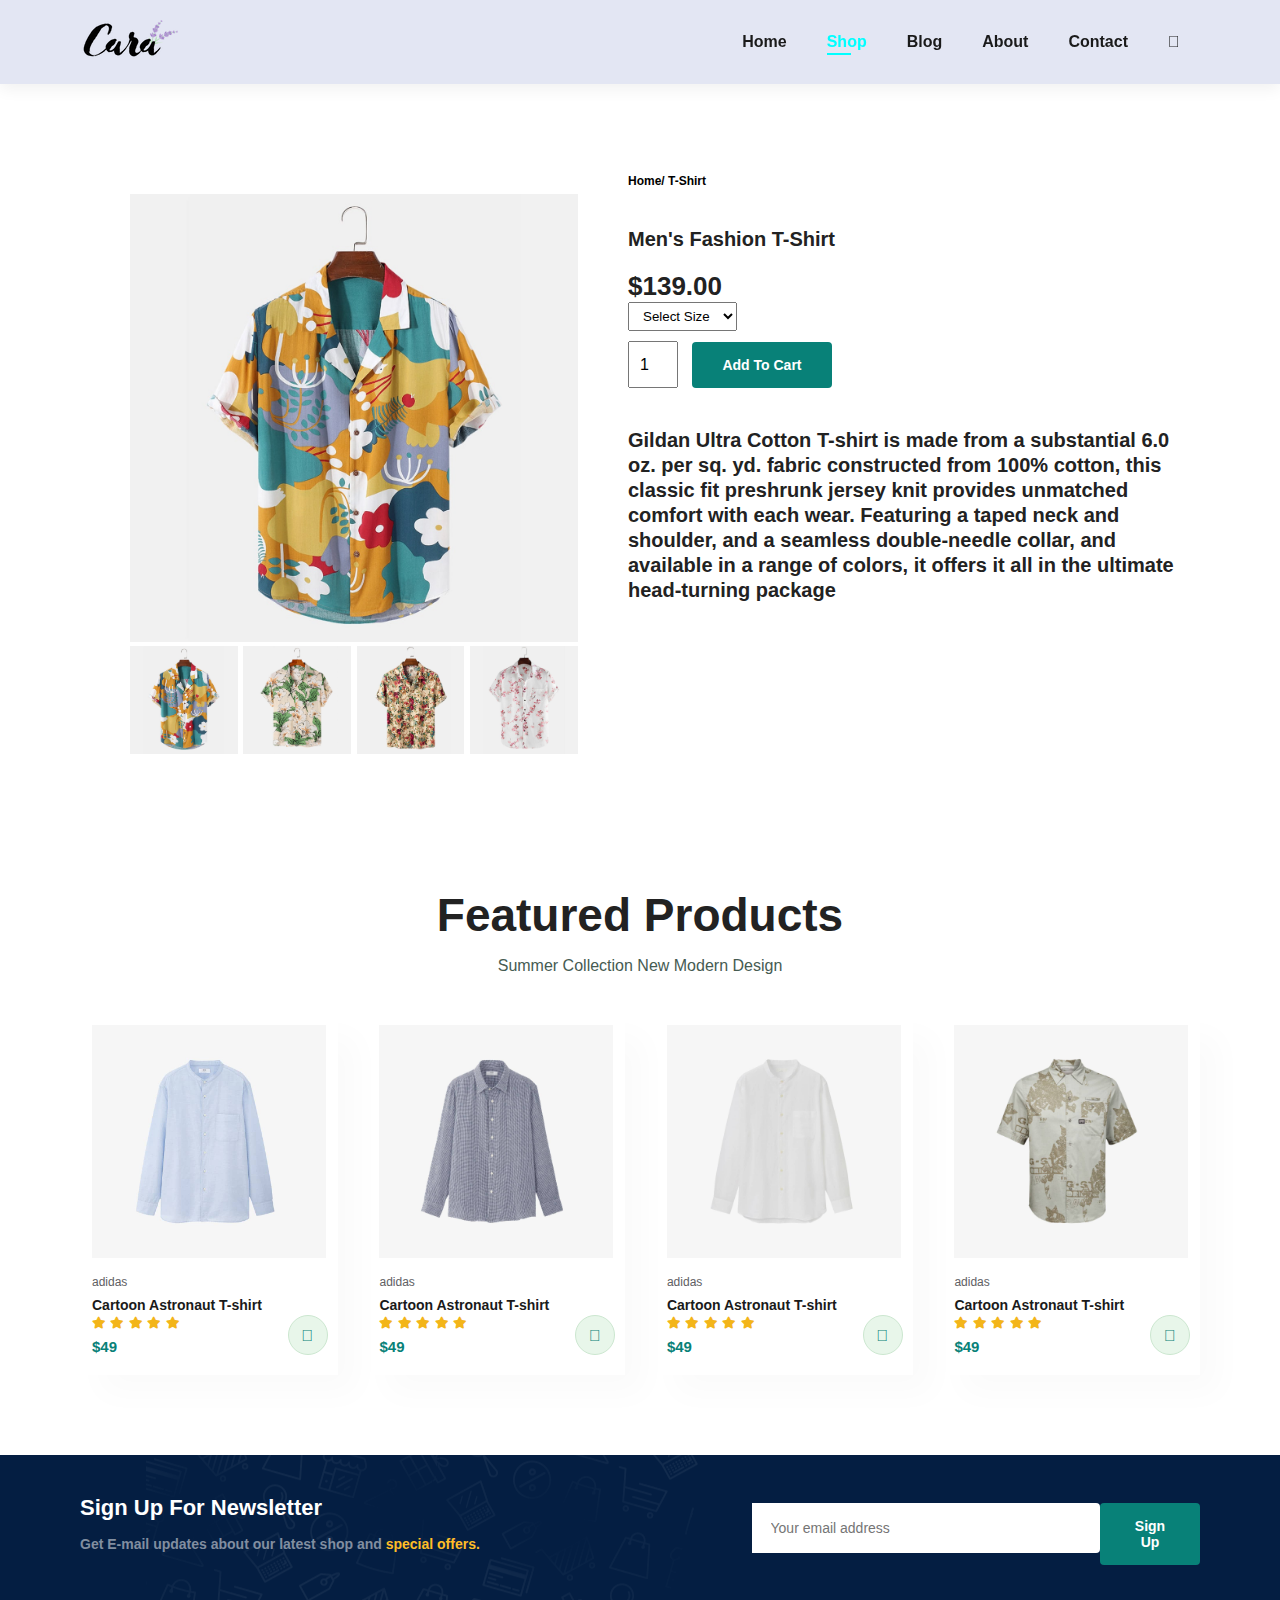
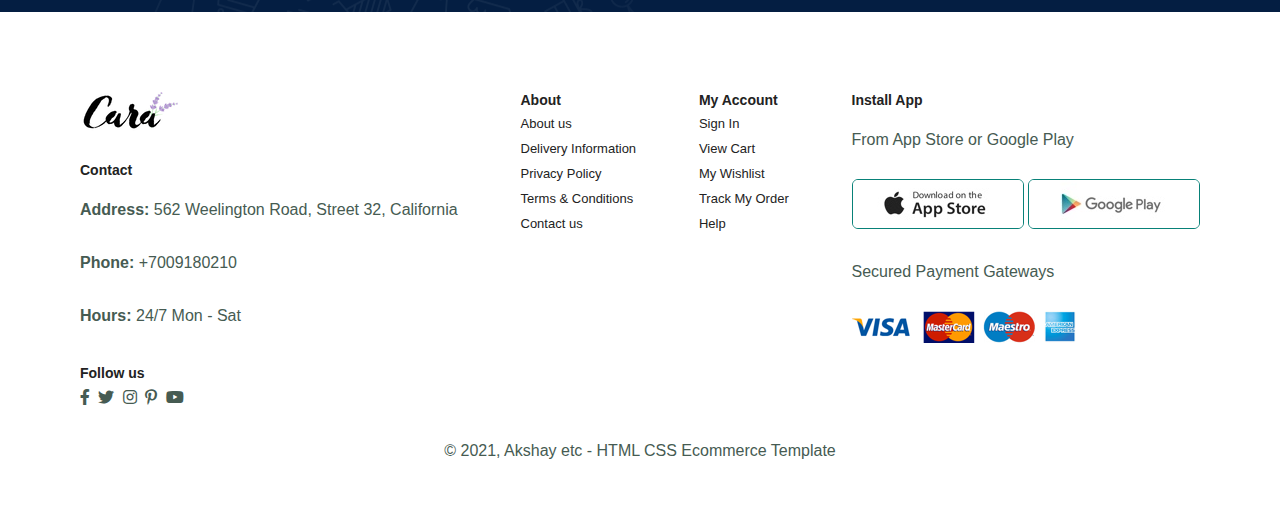
<file: sproduct.html>
<!DOCTYPE html>
<html lang="en">
<head>
    <meta charset="UTF-8">
    <meta http-equiv="X-UA-Compatible" content="IE=edge">
    <meta name="viewport" content="width=device-width, initial-scale=1.0">
    <title>Document</title>
    <link rel="stylesheet" href="style.css">
    <link rel="stylesheet" href="https://pro.fontawesome.com/releases/v5.10.0/css/all.css"/>

</head>
<body>
    <section id="header">
        <a href="#"><img src="img/logo.png" class="logo" alt=""></a>


        <div>
            <ul id="navbar">
                <li><a  href="index.html">Home</a></li>
                <li><a class="active" href="shop.html">Shop</a></li>
                <li><a href="blog.html">Blog</a></li>
                <li><a href="about.html">About</a></li>
                <li><a href="contact.html">Contact</a></li>
                <li id="lg-bag"><a href="cart.html"><i class="fal fa-shopping-cart"></i></a></li>
                <a href="#" id="close"><i class="far fa-times"></i></a>

            </ul>
        </div>
        <div id="mobile">
            <a href="cart.html"><i class="fal fa-shopping-cart"></i></a>
            <i id="bar" class="fas fa-outdent"></i>
        </div>

    </section>

    <section id="prodetails" class="section-p1">
        <div class="single-pro-image">
            <img src="img/products/f1.jpg" width="100%" id="MainImg" alt="">

            <div class="small-img-group">
                <div class="small-img-col">
                    <img src="img/products/f1.jpg" width=100% class="small-img" alt="">
                </div>
                <div class="small-img-col">
                    <img src="img/products/f2.jpg" width=100% class="small-img" alt="">
                </div>
                <div class="small-img-col">
                    <img src="img/products/f3.jpg" width=100% class="small-img" alt="">
                </div>
                <div class="small-img-col">
                    <img src="img/products/f4.jpg" width=100% class="small-img" alt="">
                </div>

            </div>
        </div>

    <div class="single-pro-details">
        <h6>Home/ T-Shirt</h6>
        <h4>Men's Fashion T-Shirt</h4>
        <h2>$139.00</h2>
        <select>
            <option>Select Size</option>
            <option>XL</option>
            <option>XXL</option>
            <option>Small</option>
            <option>Large</option>

        </select>
        <input type="number" value="1">
        <button class="normal">Add To Cart</button>
        <h4><span>Gildan Ultra Cotton T-shirt is made from a substantial 6.0 oz. per sq. yd. fabric 
            constructed from 100% cotton, this classic fit preshrunk jersey knit provides unmatched
            comfort with each wear. Featuring a taped neck and shoulder, and a seamless double-needle collar,
            and available in a range of colors, it offers it all in the ultimate head-turning package</span> 
        </h4>
    </div>
</section>

<section id="product1" class="section-p1">
    <h2>Featured Products</h2>
    <p>Summer Collection New Modern Design</p>
    <div class="pro-container">
    <div class="pro">
        <img src="img/products/n1.jpg" alt="">
        <div class="des">
            <span>adidas</span>
            <h5>Cartoon Astronaut T-shirt</h5>
            <div class="star">
                <i class="fas fa-star"></i>
                <i class="fas fa-star"></i>
                <i class="fas fa-star"></i>
                <i class="fas fa-star"></i>
                <i class="fas fa-star"></i>
            </div>
            <h4>$49</h4>
        </div>
        <a href="#"><i class="fal fa-shopping-cart cart"></i></a>

    </div>

    <div class="pro">
        <img src="img/products/n2.jpg" alt="">
        <div class="des">
            <span>adidas</span>
            <h5>Cartoon Astronaut T-shirt</h5>
            <div class="star">
                <i class="fas fa-star"></i>
                <i class="fas fa-star"></i>
                <i class="fas fa-star"></i>
                <i class="fas fa-star"></i>
                <i class="fas fa-star"></i>
            </div>
            <h4>$49</h4>
        </div>
        <a href="#"><i class="fal fa-shopping-cart cart"></i></a>

    </div>

    <div class="pro">
        <img src="img/products/n3.jpg" alt="">
        <div class="des">
            <span>adidas</span>
            <h5>Cartoon Astronaut T-shirt</h5>
            <div class="star">
                <i class="fas fa-star"></i>
                <i class="fas fa-star"></i>
                <i class="fas fa-star"></i>
                <i class="fas fa-star"></i>
                <i class="fas fa-star"></i>
            </div>
            <h4>$49</h4>
        </div>
        <a href="#"><i class="fal fa-shopping-cart cart"></i></a>

    </div>

    <div class="pro">
        <img src="img/products/n4.jpg" alt="">
        <div class="des">
            <span>adidas</span>
            <h5>Cartoon Astronaut T-shirt</h5>
            <div class="star">
                <i class="fas fa-star"></i>
                <i class="fas fa-star"></i>
                <i class="fas fa-star"></i>
                <i class="fas fa-star"></i>
                <i class="fas fa-star"></i>
            </div>
            <h4>$49</h4>
        </div>
        <a href="#"><i class="fal fa-shopping-cart cart"></i></a>

    </div>

   
</div>

</section>


    <section id="newsletter" class="section-p1 section-m1">
        <div class="newstext">
            <h4>Sign Up For Newsletter</h4>
            <p>Get E-mail updates about our latest shop and <span> special offers.</span></p>

        </div>
        <div class="form">
            <input type="text" placeholder="Your email address">
            <button class="normal">Sign Up</button>
        </div>


    </section>

    <footer class="section-p1">
        <div class="col">
            <img src="img/logo.png" alt="" class="logo">
            <h4>Contact</h4>
            <p><strong>Address:</strong> 562 Weelington Road, Street 32, California</p>
            <p><strong>Phone:</strong> +7009180210</p>
            <p><strong>Hours:</strong> 24/7 Mon - Sat</p>
            <div class="follow">
                <h4>Follow us</h4>
                <div class="icon">
                    <i class="fab fa-facebook-f"></i>
                    <i class="fab fa-twitter"></i>
                    <i class="fab fa-instagram"></i>
                    <i class="fab fa-pinterest-p"></i>
                    <i class="fab fa-youtube"></i>

                </div>
            </div>


        </div>

        <div class="col">
            <h4>About</h4>
            <a href="#">About us</a>
            <a href="#">Delivery Information</a>
            <a href="#">Privacy Policy</a>
            <a href="#">Terms & Conditions</a>
            <a href="#">Contact us</a>
        </div>

        <div class="col">
            <h4>My Account</h4>
            <a href="#">Sign In</a>
            <a href="#">View Cart</a>
            <a href="#">My Wishlist</a>
            <a href="#">Track My Order</a>
            <a href="#">Help</a>
        </div>

        <div class="col install">
        <h4>Install App</h4>
        <p>From App Store or Google Play</p>
        <div class="row">
            <img src="img/pay/app.jpg" alt="">
            <img src="img/pay/play.jpg" alt="">
        </div>
        <p>Secured Payment Gateways</p>
        <img src="img/pay/pay.png" alt="">
    </div>
         

         <div class="copyright">
             <p>&copy; 2021, Akshay etc - HTML CSS Ecommerce Template</p>
         </div>
    </footer>

    <script>
        var MainImg = document.getElementById("MainImg");
        var smallImg = document.getElementsByClassName("small-img");

        smallImg[0].onclick = function(){
            MainImg.src = smallImg[0].src;
        }
        smallImg[1].onclick = function(){
            MainImg.src = smallImg[1].src;
        }
        smallImg[2].onclick = function(){
            MainImg.src = smallImg[2].src;
        }
        smallImg[3].onclick = function(){
            MainImg.src = smallImg[3].src;
        }

    </script>




    
    <script src="script.js"></script>
</body>
</html>
</file>
<file: style.css>
@import url('https://fonts.googleapis.com/css2?family=Lato:ital,wght@1,300&family=Playfair+Display:ital,wght@1,600&family=Poppins&family=Smooch+Sans:wght@300&display=swap');
*{
    margin: 0;
    padding: 0;
    box-sizing: border-box;
    font-family: 'Roboto', sans-serif;
}

h1 {
    font-size: 50px;
    line-height: 64px;
    color: #222;
}

h2 {
    font-size: 46px;
    color: #222;
}

h4 {
    font-size: 20px;
    color: #222;
}

h6 {
    font-weight: 700;
    font-size: 12px;
}

p {
    font-size: 16px;
    color: #465b52;
    margin: 15px 0 20px 0;
}

.section-p1 {
    padding: 40px 80px;
}

.section-m1 {
    margin: 40px 0;
}

button.normal {
    font-size: 14px;
    font-weight: 600;
    padding: 15px 30px;
    color: #000;
    background-color: white;
    border-radius: 4px;
    cursor: pointer;
    border: none;
    outline: none;
    transition: 0.2s;
}

button.white {
    font-size: 13px;
    font-weight: 600;
    padding: 11px 18px;
    color: #fff;
    background-color: transparent;
    cursor: pointer;
    border: 1px solid #fff;
    outline: none;
    transition: 0.2s;
}

.body {
    width: 100%;
}

#header {
    display: flex;
    align-items: center;
    justify-content: space-between;
    padding: 20px 80px;
    background: #E3E6F3;
    box-shadow: 0 5px 15px rgba(0, 0, 0, 0.06);
    z-index: 999;
    position: sticky;
    top: 0;
    left: 0;
}

#navbar {
    display: flex;
    align-items: center;
    justify-content: center;
}

#navbar li {
    list-style: none;
    padding: 0 20px;
    position: relative;
}

#navbar li a {
    text-decoration: none;
    font-size: 16px;
    font-weight: 600;
    color: #1a1a1a;
    transition: 0.3s ease;
}

#navbar li a:hover,
#navbar li a.active {
    color: aqua;
}

#navbar li a.active::after,
#navbar li a:hover::after{
    content: "";
    width: 30%;
    height: 2px;
    background: aqua;
    position: absolute;
    bottom: -4px;
    left: 20px;
}

#mobile {
    display: none;
    align-items: center;
}
#close {
    display: none;
}

#hero {
    background-image: url("img/hero4.png");
    height: 90vh;
    width: 100%;
    background-size: cover;
    background-position: top 25% right 0%;
    padding: 0 80px;
    display: flex;
    flex-direction: column;
    align-items: flex-start;
    justify-content: center;
}

#hero h4 {
    padding-bottom: 15px;
}

#hero h1{
    color: #088178
}

#hero button {
    background-image: url("img/button.png");
    background-color: transparent;
    color: #088178;
    border: 0;
    padding: 14px 80px 14px 65px;
    background-repeat: no-repeat;
    cursor: pointer;
    font-weight: 700;
    font-size: 15px;
}

#feature{
    display: flex;
    align-items: center;
    justify-content: space-between;
    flex-wrap: wrap;
}

#feature .fe-box{
    width: 180px;
    text-align: center;
    padding: 25px 15px;
    box-shadow: 20px 20px 34px rgba(0, 0, 0, 0.03);
    border: 1px solid #cce7d0;
    border-radius: 4px;
    margin: 15px 0;
}

#feature .fe-box:hover{
    box-shadow: 10px 10px 54px rgba(70, 62, 221, 0.1);
}

#feature .fe-box h6{
    display: inline;
    padding: 9px 8px 6px 8px;
    line-height: 1;
    border-radius: 4px;
    color: #088178;
    background-color: #fddde4;
}
#feature .fe-box img{
    width: 100%;
    margin-bottom: 10px;
}

#feature .fe-box:nth-child(2) h6 {
    background-color: #cdebbc;
}
#feature .fe-box:nth-child(3) h6 {
    background-color: #d1e8f2;
}
#feature .fe-box:nth-child(4) h6 {
    background-color: #cdd4f8;
}
#feature .fe-box:nth-child(5) h6 {
    background-color: #f6dbf6;
}
#feature .fe-box:nth-child(6) h6 {
    background-color: #fff2e5;
}

#product1 {
    text-align: center;
}

#product1 .pro-container {
    display: flex;
    justify-content: space-between;
    padding-top: 20px;
    flex-wrap: wrap;
    
}

#product1 .pro {
    width: 23%;
    min-width: 250px;
    padding: 10px 12px;
    border: 1px solid #cce7d0;
    border: 25px;
    cursor: pointer;
    box-shadow: 20px 20px 30px rgba(0, 0, 0, 0.02);
    transition: 0.2s ease;
    position: relative;
}

#product1 .pro:hover  {
    box-shadow: 20px 20px 30px rgba(0, 0, 0, 0.06);
}

#product1 .pro img {
    width: 100%;
    border: 20px;
}

#product1 .pro .des {
    text-align: start;
    padding: 10px 0;
}

#product1 .pro .des span {
    color: #606063;
    font-size: 12px;
}

#product1 .pro .des h5 {
    padding-top: 7px;
    color: #1a1a1a;
    font-size: 14px;
}

#product1 .pro .des i {
    font-size: 12px;
    color: rgb(243, 181, 25);
}

#product1 .pro .des h4 {
    padding-top: 7px;
    font-size: 15px;
    font-weight: 700;
    color: #088178;
}

#product1 .pro .cart {
    width: 40px;
    height: 40px;
    line-height: 40px;
    border-radius: 50px;
    background-color: #e8f6ea;
    font-weight: 500;
    color: #088178;
    border: 1px solid #cce7d0;
    position: absolute;
    bottom: 20px;
    right: 10px;
}

#banner {
    display: flex;
    flex-direction: column;
    justify-content: center;
    align-items: center;
    text-align: center;
    background-image: url(img/banner/b2.jpg);
    width: 100%;
    height: 40vh;
    background-size: cover;
    background-position: center;
}

#banner h4{
    color: white;
    font-size: 16px;
}

#banner h2{
    color: white;
    font-size: 30px;
    padding: 10px 0px;
}

#banner h2 span {
    color: #ef3636;
}

#banner button:hover {
    background: #088178;
    color: #fff;
}

#sm-banner {
    display: flex;
    justify-content: space-between;
    flex-wrap: wrap;
}

#sm-banner .banner-box {
    display: flex;
    flex-direction: column;
    justify-content: center;
    align-items: flex-start;
    background-image: url(img/banner/b17.jpg);
    width: 580px;
    height: 50vh;
    background-size: cover;
    background-position: center;
    padding: 30px;
}

#sm-banner .banner-box2 {
    background-image: url(img/banner/b10.jpg);

}

#sm-banner h4 {
    color: #fff;
    font-size: 20px;
    font-weight: 300;
}

#sm-banner h2 {
    color: #fff;
    font-size: 28px;
    font-weight: 800;
}

#sm-banner span {
    color: #fff;
    font-size: 14px;
    font-weight: 500;
    padding-bottom: 15px;
}

#sm-banner .banner-box:hover button {
    background: #088178;
    border: 1px solid #088178;
}

#banner3 {
    display: flex;
    justify-content: space-between;
    flex-wrap: wrap;
    padding: 0 80px;
}

#banner3 .banner-box {
    display: flex;
    flex-direction: column;
    justify-content: center;
    align-items: flex-start;
    background-image: url(img/banner/b7.jpg);
    width: 30%;
    height: 30vh;
    background-size: cover;
    background-position: center;
    padding: 20px;
    margin-bottom: 20px;
}

#banner3 .banner-box2 {
    background-image: url(img/banner/b4.jpg);
}

#banner3 .banner-box3 {
    background-image: url(img/banner/b18.jpg);
}

#banner3 h2 {
    color: white;
    font-weight: 800;
    font-size: 15px;
}

#banner3 h3 {
    color: #ec544e;
    font-weight: 800;
    font-size: 15px;
}

#newsletter {
    display: flex;
    justify-content: space-between;
    flex-wrap: wrap;
    align-items: center;
    background-image: url("img/banner/b14.png");
    background-repeat: no-repeat;
    background-position: 20% 30%;
    background-color: #041e42;

}

#newsletter h4 {
    font-size: 22px;
    font-weight: 700;
    color: #fff
}

#newsletter p {
    font-size: 14px;
    font-weight: 600;
    color: #818ea0;
}

#newsletter p span {
    color: #ffbd27;
}

#newsletter .form {
    display: flex;
    width: 40%;
}

#newsletter input {
    height: 3.125rem;
    padding: 0 1.25em;
    font-size: 14px;
    width: 100%;
    border: 1px solid transparent;
    border-radius: 4px;
    outline: none;
    border-top-left-radius: 0;
    border-bottom-left-radius: 0;
}

#newsletter button {
    background-color: #088178;
    color: white;
    white-space: no-wrap;
}

footer {
    display: flex;
    flex-wrap: wrap;
    justify-content: space-between;
}

footer .col {
    display: flex;
    flex-direction: column;
    align-items: flex-start;
    margin-bottom: 20px;
}

footer .logo {
    margin-bottom: 30px;
}

footer h4 {
    font-size: 14px;
    margin: 0 0 8px 0;
}

footer a {
    font-size: 13px;
    text-decoration: none;
    color: #222;
    margin-bottom: 10px;
}

footer .follow {
    margin-top: 20px;
}

footer .follow i{
    color: #465b52;
    padding-right: 4px;
    cursor: pointer;
}

footer .install .row img {
    border: 1px solid #088178;
    border-radius: 6px;
}

footer .install img {
    margin: 10px 0 15px 0;
}

footer .follow i:hover,
footer a:hover {
    color: #088178;
}

footer .copyright {
    width: 100%;
    text-align: center;
}

#page-header {
    background-image: url(img/banner/b1.jpg);
    width: 100%;
    height: 40vh;
    background-size: cover;
    display: flex;
    justify-content: center;
    text-align: center;
    flex-direction: column;
    padding: 40px;
}

#page-header h2,
#page-header p {
    color: white;
}

#pagination {
    text-align: center;
}

#pagination a {
    text-decoration: none;
    background-color: #088178;
    padding: 15px 20px;
    border-radius: 4px;
    color: white;
    font-weight: 600;
}

#pagination a i{
    font-size: 16px;
    font-weight: 600;
}

#prodetails {
    display: flex;
    margin-top: 20px;
}

 #prodetails .single-pro-image {
    width: 40%;
    margin: 50px;
}



.small-img-group {
    display: flex;
    justify-content: space-between;
}

.small-img-col {
    flex-basis: 24%;
    cursor: pointer;
}

#prodetails .single-pro-details {
    width: 50%;
    padding-top: 30px;
}

#prodetails .single-pro-details h4 {
    padding: 40px 0 20px 0;
}

#prodetails .single-pro-details h2 {
    font-size: 26px;
}

#prodetails .single-pro-details select {
    display: block;
    padding: 5px 10px;
    margin-bottom: 10px;
}

#prodetails .single-pro-details input {
    width: 50px;
    height: 47px;
    padding-left: 10px;
    font-size: 16px;
    margin-right: 10px;
}

#prodetails .single-pro-details input:focus {
    outline: none;
}

#prodetails .single-pro-details button {
    background: #088178;
    color: white;
}

#prodetails .single-pro-details span {
    line-height: 25px;
}


/* Blog page */

#page-header.blog-header {
    background-image: url("img/banner/b19.jpg");
}

#blog {
    padding: 150px 150px 0 150px;
}

#blog .blog-box {
    display: flex;
    align-items: center;
    width: 100%;
    position: relative;
    padding-bottom: 90px;
}

#blog .blog-img {
    width: 50%;
    margin-right: 40px;
}

#blog img {
    width: 100%;
    height: 300px;
    object-fit: cover;
}

#blog .blog-details {
    width: 50%;
}

#blog .blog-details a{
    text-decoration: none;
    font-size: 11px;
    color: black;
    font-weight: 700;
    position: relative;
    transition: 0.3s;
}

#blog .blog-details a::after {
    content: "";
    width: 50px;
    height: 1px;
    background-color: black;
    position: absolute;
    top: 4px;
    right: -60px;
}

#blog .blog-details a:hover {
    color: #088178;
}

#blog .blog-details a:hover::after {
    background-color: #088178;
}

#blog .blog-box h1 {
    position: absolute;
    top: -40px;
    left: 0;
    font-size: 70px;
    font-weight: 700;
    color: #c9cbce;
    z-index: -9;
}

/* about page */

#page-header.about-header {
    background-image: url(img/about/banner.png);
}

#about-head {
    display: flex;
    align-items: center;
}

#about-head img {
    width: 50%;
    height: auto;
}

#about-head div {
    padding-left: 40px;
}

#about-app {
    text-align: center;
}

#about-app .video {
    width: 70%;
    height: 100%;
    margin: 30px auto 0 auto;
}

#about-app .video video {
    width: 100%;
    height: 100%;
    border-radius: 20px;
}

/* Contact page */

#contact-details {
    display: flex;
    align-items: center;
    justify-content: space-between;
}

#contact-details .details {
    width: 40%;
}

#contact-details .details span,
#form-details form span {
    font-size: 12px;
}

#contact-details .details h2,
#form-details form h2 {
    font-size: 26px;
    line-height: 35px;
    padding: 20px 0;
}

#contact-details .details h3 {
    font-size: 16px;
    padding-bottom: 15px;
}

#contact-details .details li {
    list-style: none;
    display: flex;
    padding: 10px 0;
}

#contact-details .details li i {
    font-size: 14px;
    padding-right: 22px;
}

#contact-details .details li p {
    margin: 0;
    font-size: 14px;
}

#contact-details .map {
    width: 55%;
    height: 400px;
}

#contact-details .map iframe {
    width: 100%;
    height: 100%;
}
#form-details {
    display: flex;
    justify-content: space-between;
    margin: 30px;
    padding: 80px;
    border: 1px solid #e1e1e1;
}

#form-details form{
    width: 65%;
    display: flex;
    flex-direction: column;
    align-items: flex-start;
}

#form-details form input,
#form-details form textarea {
    width: 100%;
    padding: 12px 15px;
    outline: none;
    margin-bottom: 20px;
    border: 1px solid #e1e1e1;
}

#form-details form button {
    background-color: #088178;
    color: white;
}

#form-details .people div {
    padding-bottom: 25px;
    display: flex;
}

#form-details .people div img {
    width: 65px;
    height: 65px;
    object-fit: cover;
    margin-right: 15px;
}

#form-details .people div p {
    margin: 0;
    font-size: 13px;
    line-height: 25px;
}

#form-details .people div p span {
    display: block;
    font-size: 16px;
    font-weight: 600;
    color: black;
}

/* Cart Table */

#cart {
    overflow-x: auto;
}

#cart table {
    width: 100%;
    border-collapse: collapse;
    table-layout: fixed;
    white-space: nowrap;
}

#cart table img {
    width: 70px;
}

#cart table td:nth-child(1) {
    width: 100px;
    text-align: center;
}

#cart table td:nth-child(2) {
    width: 150px;
    text-align: center;
}

#cart table td:nth-child(3) {
    width: 250px;
    text-align: center;
}

#cart table td:nth-child(4),
#cart table td:nth-child(5),
#cart table td:nth-child(6) {
    width: 150px;
    text-align: center;
}

#cart table td:nth-child(5) input {
    width: 70px;
    padding: 10px 5px 10px 15px;
}

#cart table thead {
    border: 1px solid #e2e9e1;
    border-left: none;
    border-right: none;
}

#cart table thead td {
    font-weight: 700;
    text-transform: uppercase;
    font-size: 13px;
    padding: 18px 0;
}

#cart table tbody tr td {
     padding-top: 15px;
}

#cart table tbody td {
    font-size: 13px;
}

#cart-add {
    display: flex;
    flex-wrap: wrap;
    justify-content: space-between;
}

#coupon {
    width: 50%;
    margin-bottom: 30px;
}

#coupon h3,
#subtotal h3 {
    padding-bottom: 15px;
}

#coupon input {
    padding: 10px 20px;
    outline: none;
    width: 60%;
    margin-right: 10px;
    border: 1px solid #e2e9e1;
}

#coupon button,
#subtotal button {
    background-color: #088178;
    color: white;
    padding: 12px 20px;
}

#subtotal {
    width: 50%;
    margin-bottom: 30px;
    border: 1px solid #e2e9e1;
    padding: 30px;
}

#subtotal table {
    border-collapse: collapse;
    width: 100%;
    margin-bottom: 20px;
}

#subtotal table td {
    width: 50%;
    border: 1px solid #e2e9e1;
    padding: 10px;
    font-size: 13px;
}





@media (max-width:799px) {
    .section-p1 {
        padding: 40px 40px;
    }
    #navbar {
        display: flex;
        flex-direction: column;
        align-items: flex-start;
        justify-content: flex-start;
        position: fixed;
        top: 0;
        right: -300px;
        height: 100vh;
        width: 300px;
        background-color: #E3E6F3;
        box-shadow: 0 40px 60px rgba(0, 0, 0, 0.1);
        padding: 80px 0 0 10px;
        transition: 0.3s;
    }

    #navbar li{
        margin-bottom: 25px;
    }

    #navbar.active{
        right: 0px;
    }

    #mobile {
        display: flex;
        align-items: center;
    }

    #mobile i{
        color: #1a1a1a;
        font-size: 24px;
        padding-left: 20px;
    }

    #close {
        display: initial;
        position: absolute;
        top: 30px;
        left: 30px;
        color: #222;
        font-size: 24px;
    }

    #lg-bag{
        display: none;
    }
    
    #hero {
        height: 70vh;
        padding: 0 80px;
        background-position: top 30% right 30%;
    }

    #feature {
        justify-content: center;
    }

    #feature .fe-box {
        margin: 15px 15px;
    }

    #product1 .pro-container {
        justify-content: center;
    }

    #product1 .pro {
        margin: 15px;
    }

    #banner {
        height: 20vh;
    }

    #sm-banner .banner-box {
        min-width: 100%;
        height: 30vh;
    }

    #banner3 {
        padding: 0 40px;
    }

    #banner3 .banner-box {
        width: 28%;
    }

    #newsletter .form{
        width: 70%;
    }

    /* contact page */

    #form-details {
        padding: 40px;
    }

    #form-details  form {
        width: 50%;
    }


}





@media (max-width: 477px) {
    .section-p1 {
        padding: 20px;
    }
    #header {
        padding: 10px 30px;
    }
    h1 {
        font-size: 38px;
    }

    h2 {
        font-size: 32px;
    }

    #hero {
        padding: 0 20px;
        background-position: 55%;
    }

    #feature {
        justify-content: space-between;
    }

    #feature .fe-box {
        width: 155px;
        margin: 0 0 15px 0;
    }

    #product1 .pro {
        width: 100%;
    }

    #banner {
        height: 40vh;
    }

    #sm-banner .banner-box {
        height: 40vh;
    }

    #sm-banner .banner-box2 {
        margin-top: 20px;
    }

    #bannre3 {
        padding: 0 20px;
    }

    #banner3 .banner-box {
        width: 100%;
    }

    #newletter {
        padding: 40px 20px;
    }

    #newsletter .form {
        width: 100%;
    }

    #prodetails {
        display: flex;
        flex-direction: column;
    }

    #prodetails .single-pro-image {
        width: 100%;
        margin-right: 0px;
    }

    /* Blog Page */

    #blog {
        padding: 100px 20px 0 20px;
    }

    #blog .blog-box {
        display: flex;
        flex-direction: column;
        align-items: flex-start;
    }

    #blog .blog-img {
        width: 50%;
        margin-right: 0px;
        margin-bottom: 30px;
    }

    #blog .blog-details {
        width: 100%;
    }

    /* about page */

    #about-head {
        flex-direction: column;

    }

    #about-head img {
        width: 100%;
        margin-bottom: 20px;
    }

    #about-head div {
        padding-left: 0px;
    }

    #about-app .video {
        width: 100%;
    }

    /* contact page */

    #contact-details {
        flex-direction: column;
    }

    #contact-details .details {
        width: 100%;
        margin-bottom: 30%;
    }

    #contact-details .map {
        width: 100%;
    }

    #form-details {
        margin: 10px;
        padding: 30px 10px;
        border: 1px solid #e1e1e1;
        flex-wrap: wrap;
    }

    #form-details form {
        width: 100%;
        margin-bottom: 30px;
    }

    /* cart page */

    #cart-add {
        flex-direction: column;
    }

    #coupon {
        width: 100%;
    }

    #subtotal {
        width: 100%;
        padding: 20px;
    }


}




/* #feature .fe-box{
    width: 180px;
    text-align: center;
    padding: 25px 15px;
    box-shadow: 20px 20px 34px rgba(0, 0, 0, 0.03);
    border: 1px solid #cce7d0;
    border-radius: 4px;
    margin: 15px 0;
}



#feature .fe-box{
    width: 100%;
    margin-bottom: 10px;
}
  */
</file>
